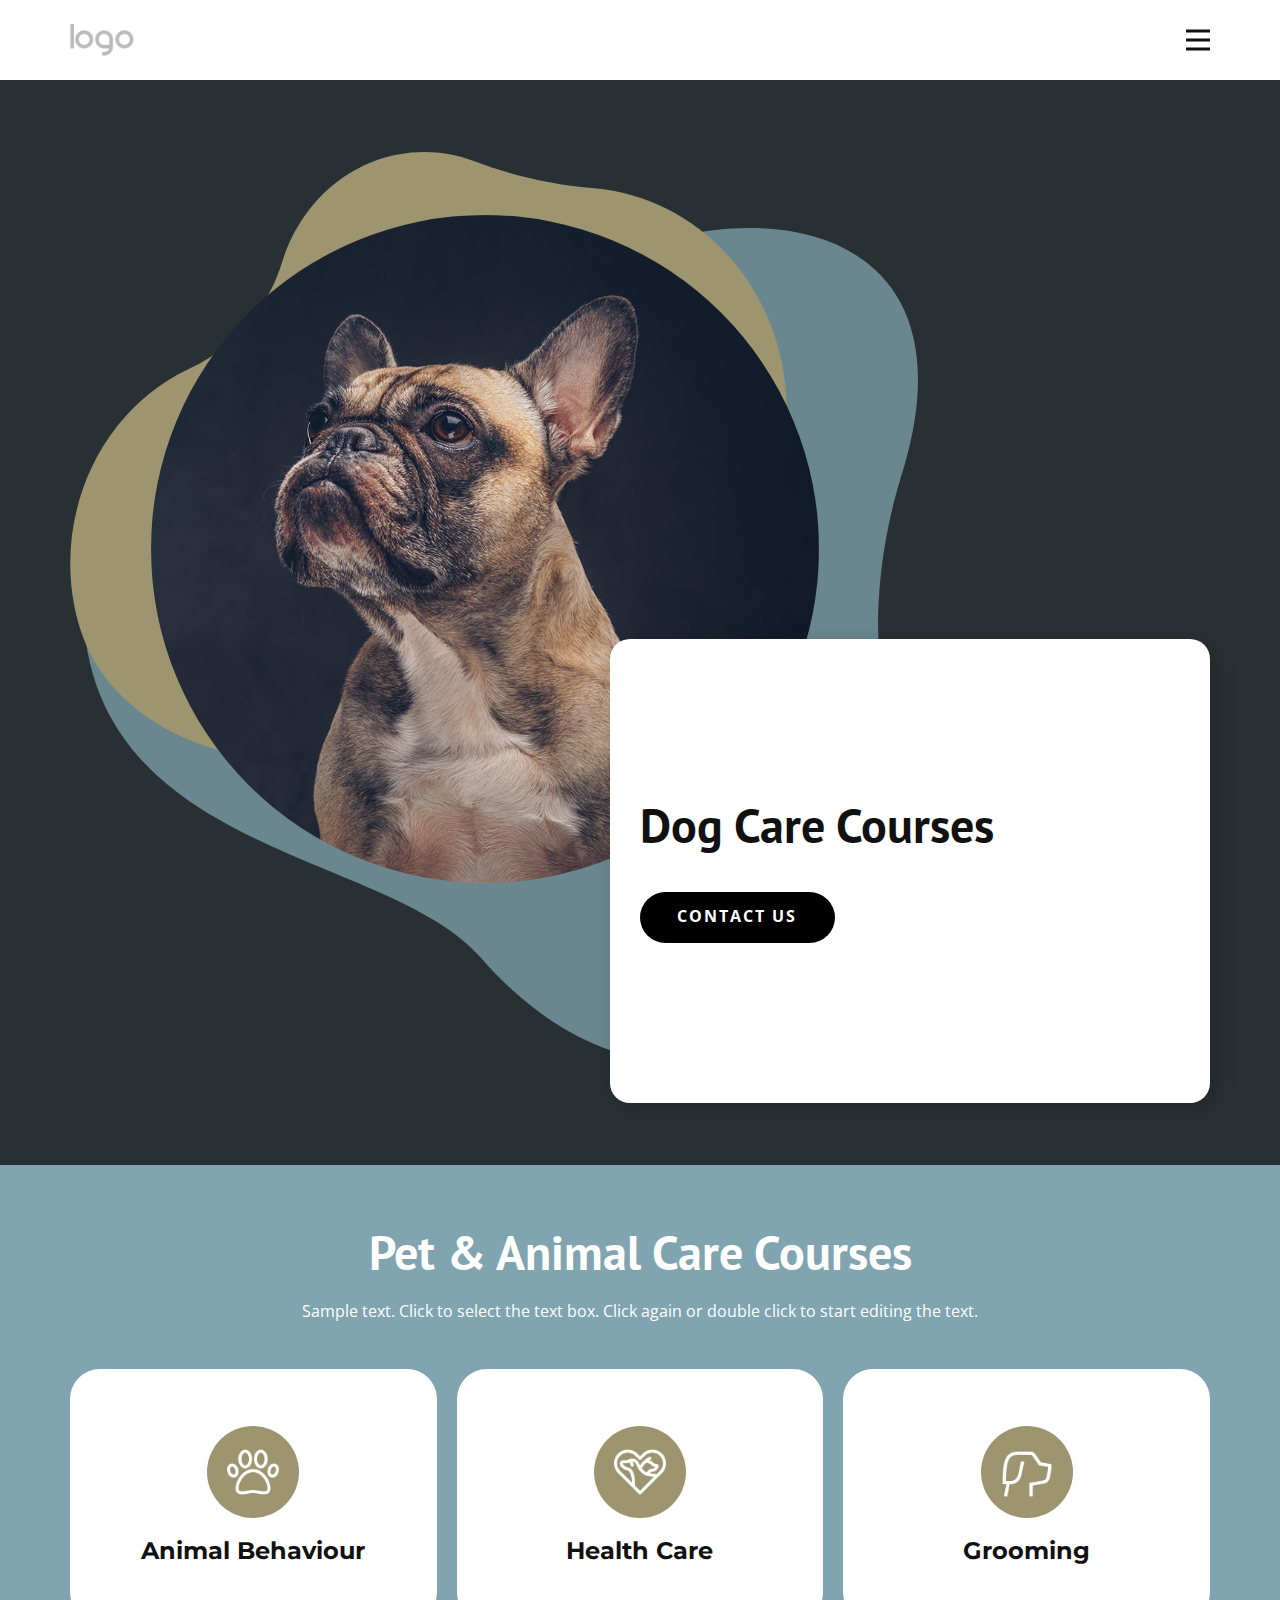
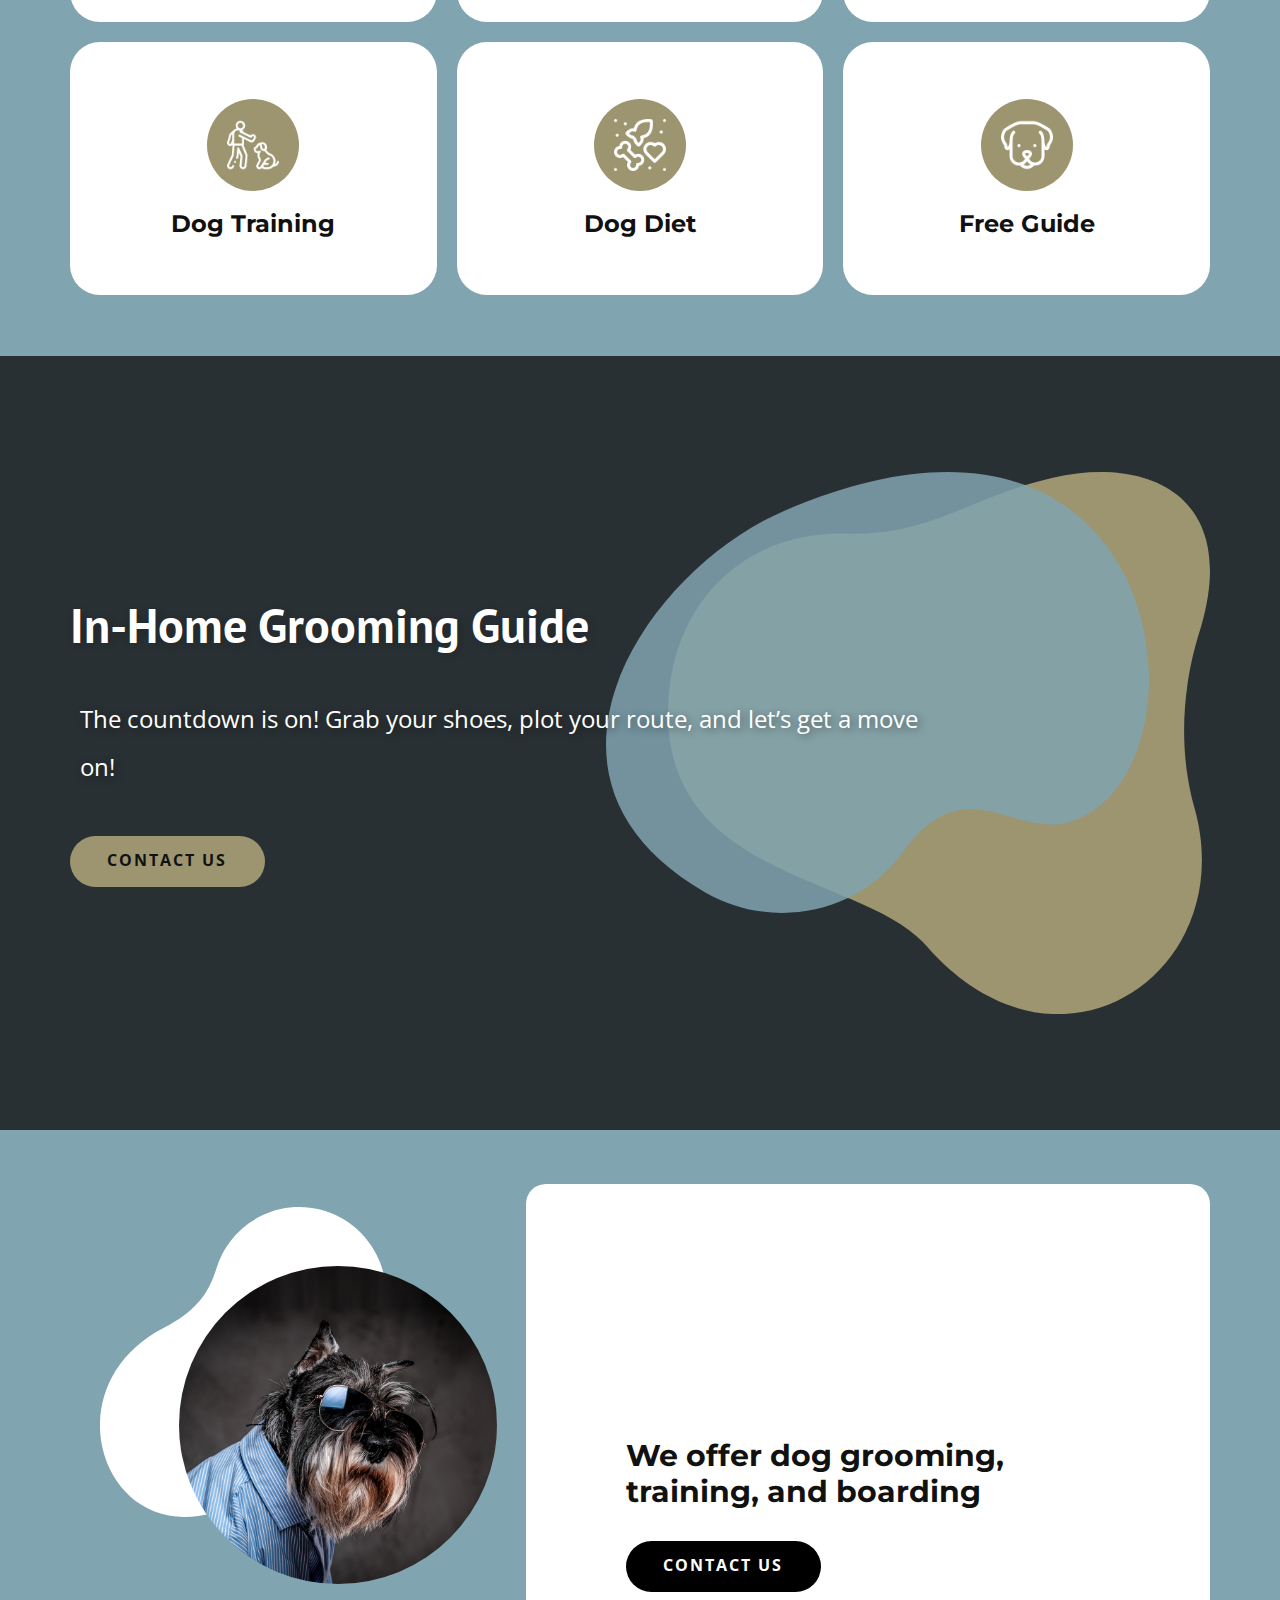
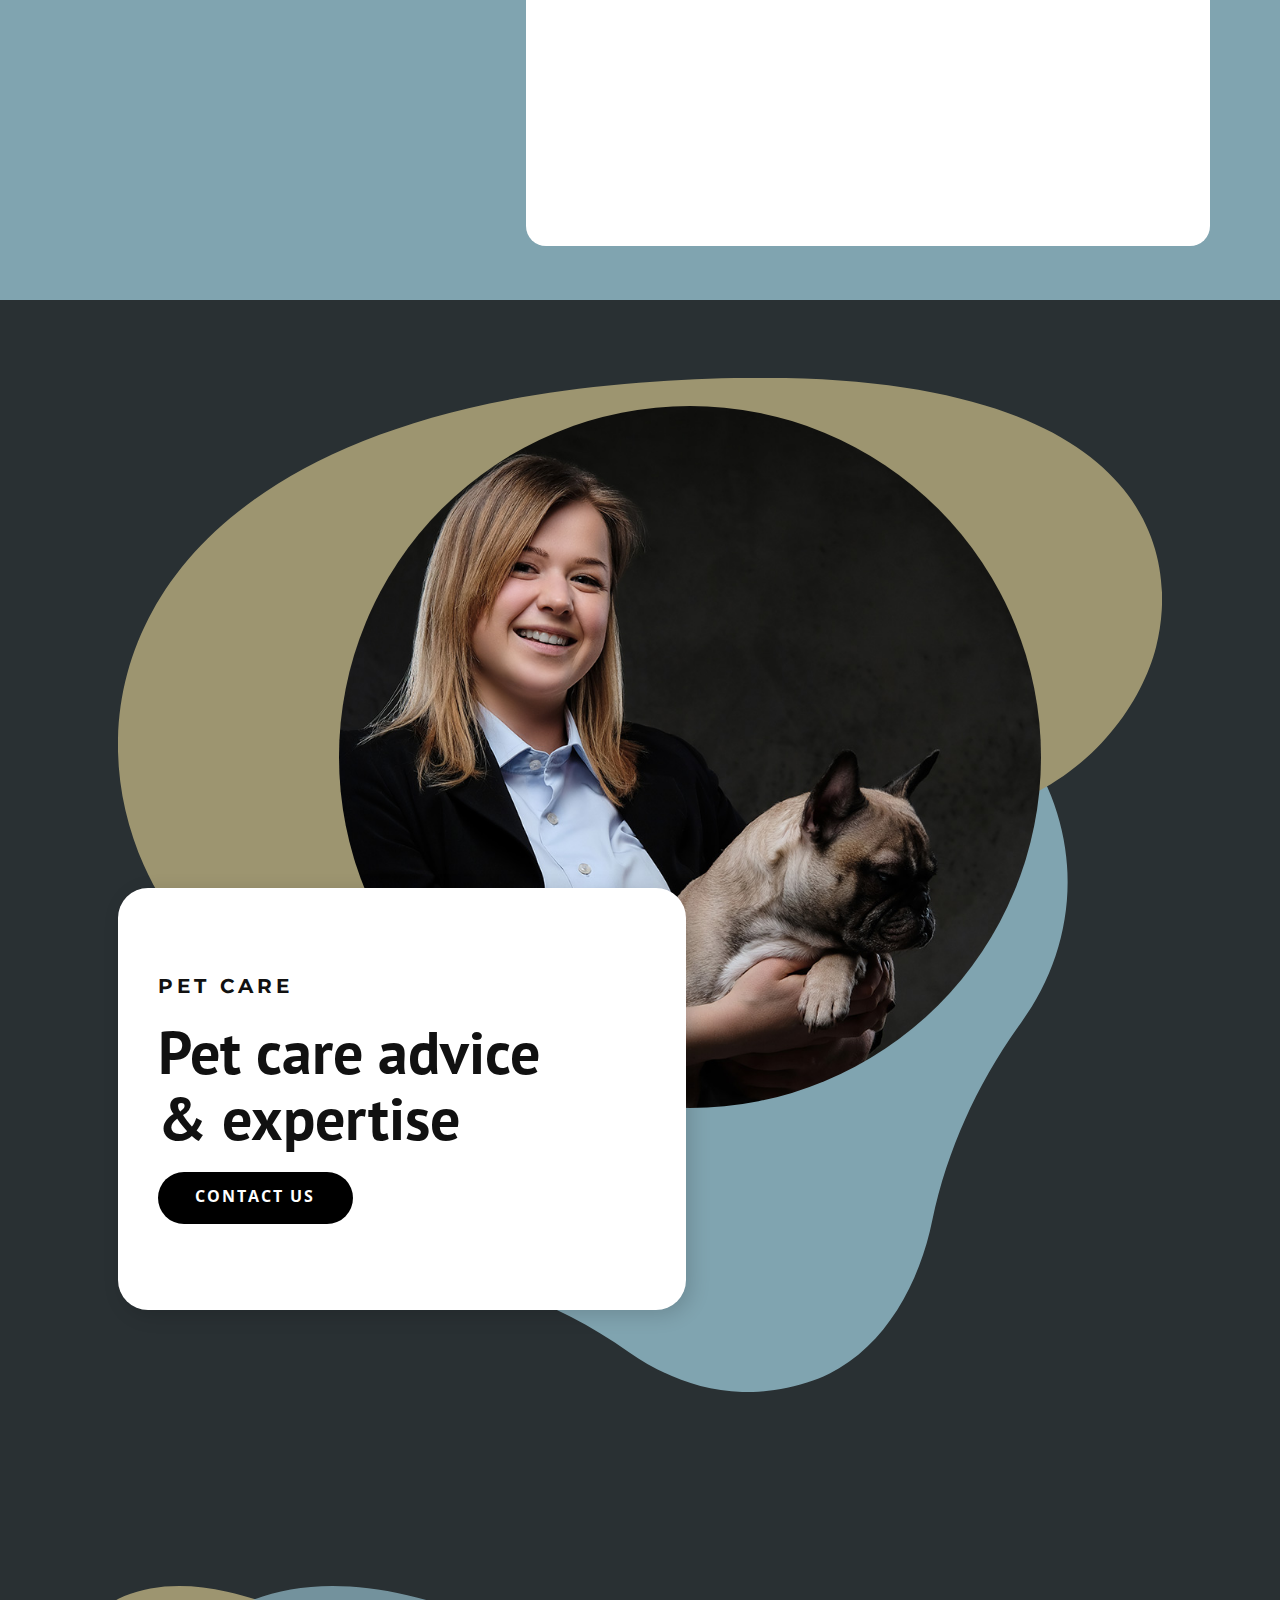
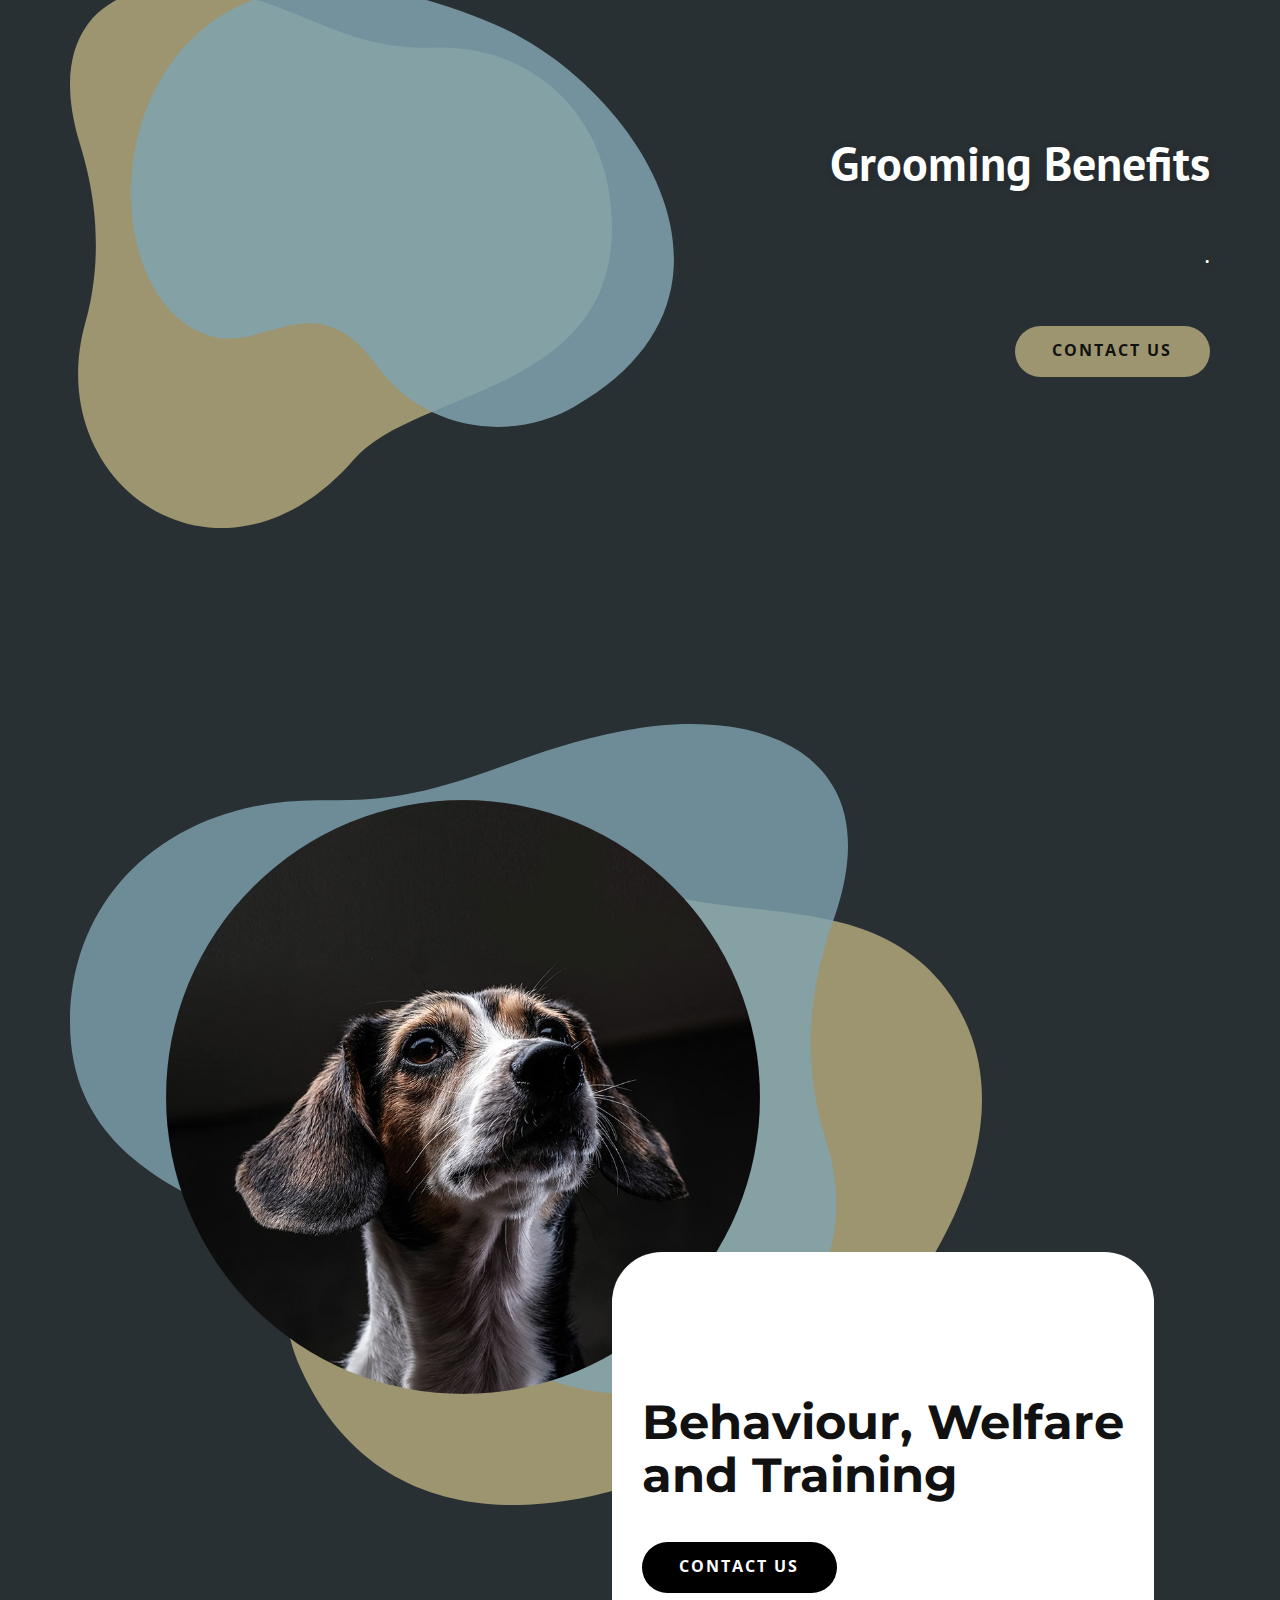
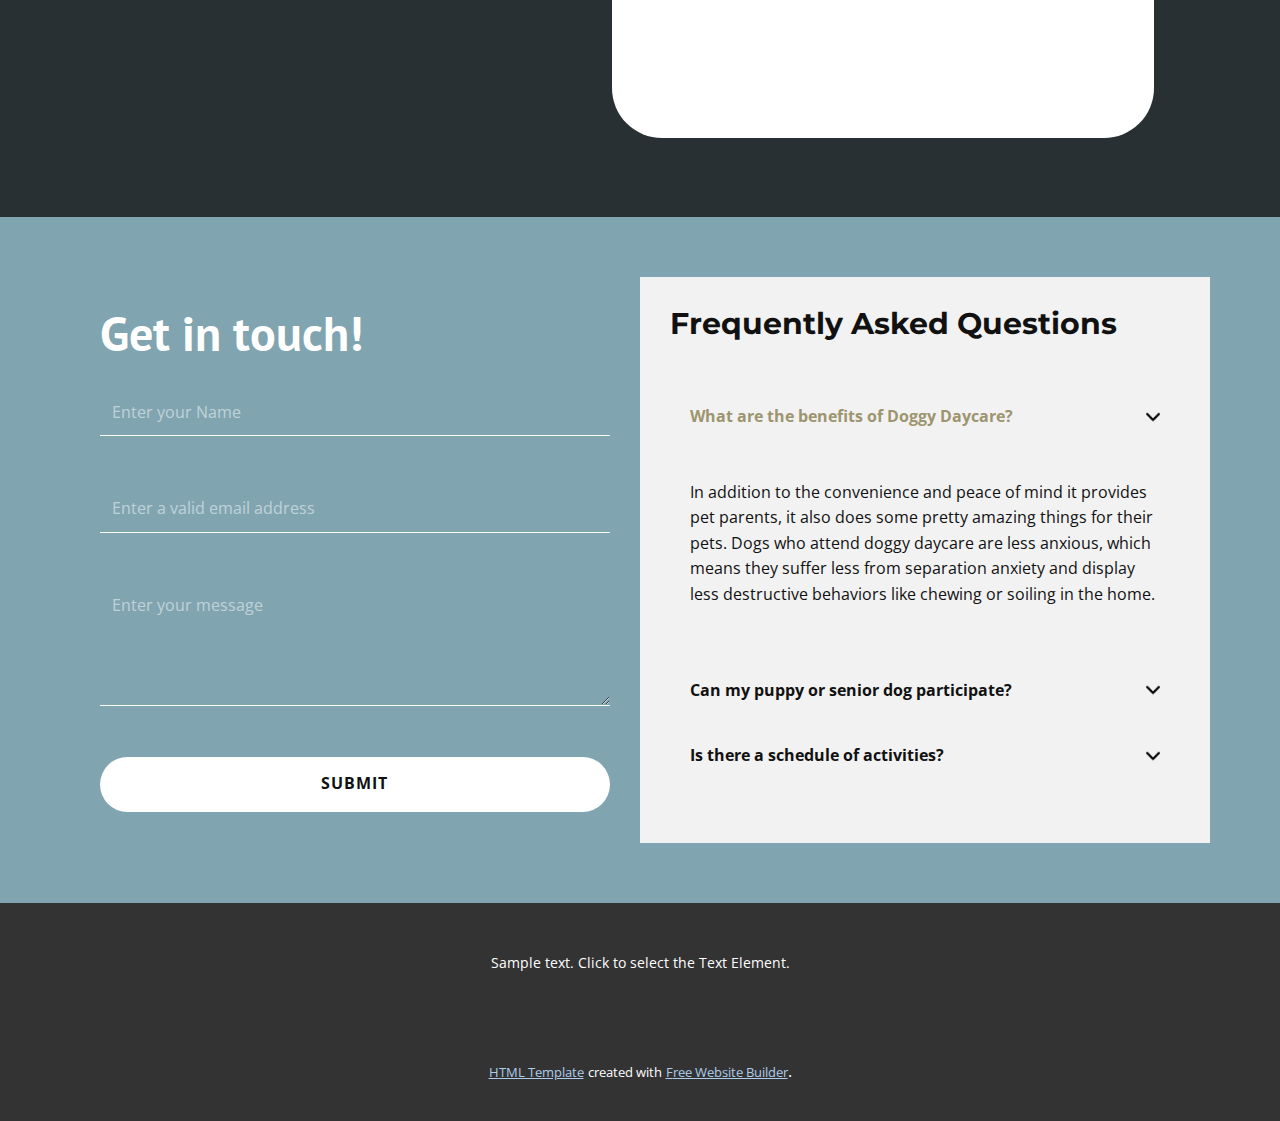
<file: index.html>
<!DOCTYPE html>
<html style="font-size: 16px;" lang="en"><head>
    <meta name="viewport" content="width=device-width, initial-scale=1.0">
    <meta charset="utf-8">
    <meta name="keywords" content="Dog Care Courses, ​Pet &amp;amp; Animal Care Courses, ​In-Home Grooming Guide, ​Pet care advice&amp;amp; expertise, ​Grooming Benefits, ​Behaviour, Welfare and Training, ​Get in tou​ch!, ​Frequently Asked Questions">
    <meta name="description" content="">
    <title>Home</title>
    <link rel="stylesheet" href="nicepage.css" media="screen">
<link rel="stylesheet" href="Home.css" media="screen">
    <script class="u-script" type="text/javascript" src="jquery.js" defer=""></script>
    <script class="u-script" type="text/javascript" src="nicepage.js" defer=""></script>
    <meta name="generator" content="Nicepage 4.19.3, nicepage.com">
    <link id="u-theme-google-font" rel="stylesheet" href="https://fonts.googleapis.com/css?family=Montserrat:100,100i,200,200i,300,300i,400,400i,500,500i,600,600i,700,700i,800,800i,900,900i|Open+Sans:300,300i,400,400i,500,500i,600,600i,700,700i,800,800i">
    <link id="u-page-google-font" rel="stylesheet" href="https://fonts.googleapis.com/css?family=PT+Sans:400,400i,700,700i|PT+Sans:400,400i,700,700i|Montserrat:100,100i,200,200i,300,300i,400,400i,500,500i,600,600i,700,700i,800,800i,900,900i">
    
    
    
    
    
    
    
    
    
    <script type="application/ld+json">{
		"@context": "http://schema.org",
		"@type": "Organization",
		"name": "",
		"logo": "images/default-logo.png"
}</script>
    <meta name="theme-color" content="#478ac9">
    <meta property="og:title" content="Home">
    <meta property="og:type" content="website">
  </head>
  <body data-home-page="Home.html" data-home-page-title="Home" class="u-body u-xl-mode" data-lang="en"><header class="u-clearfix u-header u-header" id="sec-b153"><div class="u-clearfix u-sheet u-valign-middle u-sheet-1">
        <a href="https://nicepage.com" class="u-image u-logo u-image-1">
          <img src="images/default-logo.png" class="u-logo-image u-logo-image-1">
        </a>
        <nav class="u-menu u-menu-hamburger u-offcanvas u-menu-1" data-responsive-from="XL">
          <div class="menu-collapse" style="font-size: 1rem; letter-spacing: 0px; font-weight: 700;">
            <a class="u-button-style u-custom-left-right-menu-spacing u-custom-padding-bottom u-custom-text-active-color u-custom-text-hover-color u-custom-top-bottom-menu-spacing u-nav-link u-text-active-palette-1-base u-text-hover-palette-2-base" href="#">
              <svg class="u-svg-link" viewBox="0 0 24 24"><use xmlns:xlink="http://www.w3.org/1999/xlink" xlink:href="#menu-hamburger"></use></svg>
              <svg class="u-svg-content" version="1.1" id="menu-hamburger" viewBox="0 0 16 16" x="0px" y="0px" xmlns:xlink="http://www.w3.org/1999/xlink" xmlns="http://www.w3.org/2000/svg"><g><rect y="1" width="16" height="2"></rect><rect y="7" width="16" height="2"></rect><rect y="13" width="16" height="2"></rect>
</g></svg>
            </a>
          </div>
          <div class="u-nav-container">
            <ul class="u-nav u-unstyled u-nav-1"><li class="u-nav-item"><a class="u-button-style u-nav-link u-text-active-palette-4-base u-text-hover-palette-3-base" href="Home.html" style="padding: 10px 20px;">Home</a>
</li><li class="u-nav-item"><a class="u-button-style u-nav-link u-text-active-palette-4-base u-text-hover-palette-3-base" href="About.html" style="padding: 10px 20px;">About</a>
</li><li class="u-nav-item"><a class="u-button-style u-nav-link u-text-active-palette-4-base u-text-hover-palette-3-base" href="Contact.html" style="padding: 10px 20px;">Contact</a>
</li></ul>
          </div>
          <div class="u-nav-container-collapse">
            <div class="u-black u-container-style u-inner-container-layout u-opacity u-opacity-95 u-sidenav">
              <div class="u-inner-container-layout u-sidenav-overflow">
                <div class="u-menu-close"></div>
                <ul class="u-align-center u-nav u-popupmenu-items u-unstyled u-nav-2"><li class="u-nav-item"><a class="u-button-style u-nav-link" href="Home.html">Home</a>
</li><li class="u-nav-item"><a class="u-button-style u-nav-link" href="About.html">About</a>
</li><li class="u-nav-item"><a class="u-button-style u-nav-link" href="Contact.html">Contact</a>
</li></ul>
              </div>
            </div>
            <div class="u-black u-menu-overlay u-opacity u-opacity-70"></div>
          </div>
        </nav>
      </div></header> 
    <section class="u-clearfix u-palette-3-dark-3 u-section-1" id="sec-cffc">
      <div class="u-clearfix u-sheet u-valign-middle-lg u-valign-middle-md u-valign-middle-sm u-valign-middle-xs u-sheet-1">
        <div class="u-opacity u-opacity-75 u-shape u-shape-svg u-text-palette-3-base u-shape-1">
          <svg class="u-svg-link" preserveAspectRatio="none" viewBox="0 0 160 160" style=""><use xmlns:xlink="http://www.w3.org/1999/xlink" xlink:href="#svg-d8b7"></use></svg>
          <svg class="u-svg-content" viewBox="0 0 160 160" x="0px" y="0px" id="svg-d8b7"><path d="M157.4,45.5c11.3-39.1-16.3-50.2-43.8-43.8c-25.2,5.8-35.5,17.2-61,16.5C21.7,17.4,0,39.8,0,71.3
	c0,49.1,58.2,47.8,76.2,68.5c38.8,44.7,92.8,8.2,79.3-40.3C148.1,73.2,155.9,50.6,157.4,45.5z"></path></svg>
        </div>
        <div class="u-shape u-shape-svg u-text-palette-4-base u-shape-2">
          <svg class="u-svg-link" preserveAspectRatio="none" viewBox="0 0 160 150" style=""><use xmlns:xlink="http://www.w3.org/1999/xlink" xlink:href="#svg-a8e1"></use></svg>
          <svg class="u-svg-content" viewBox="0 0 160 150" x="0px" y="0px" id="svg-a8e1"><path d="M43.2,126.9c14.2,1.3,27.6,7,39.1,15.6c8.3,6.1,19.4,10.3,32.7,5.3c11.7-4.4,18.6-17.4,21-30.2c2.6-13.3,8.1-25.9,15.7-37.1
	c8.3-12.1,10.8-27.9,5.3-42.7C150.5,20.3,134.6,9,117,7.6C107.9,6.9,98.8,5,90.1,1.9C83-0.6,75-0.7,67.4,2.1
	c-9.9,3.7-17,11.6-20.1,21c-3.3,10.1-10.9,18-20.6,22.2c-0.1,0-0.1,0.1-0.2,0.1c-20.3,8.9-31,32-24.6,53.2
	C6.9,115.6,25.2,125.2,43.2,126.9z"></path></svg>
        </div>
        <div class="u-image u-image-circle u-image-contain u-image-1" alt="" data-image-width="900" data-image-height="900"></div>
        <div class="u-container-style u-expanded-width-xs u-group u-radius-20 u-shape-round u-white u-group-1">
          <div class="u-container-layout u-valign-middle u-container-layout-1">
            <h2 class="u-text u-text-1">Dog Care Courses</h2>
            <p class="u-text u-text-2"></p>
            <a href="https://nicepage.best" class="u-active-palette-3-base u-black u-border-active-black u-border-hover-black u-border-none u-btn u-btn-round u-button-style u-hover-palette-3-base u-radius-50 u-text-active-white u-text-body-alt-color u-text-hover-white u-btn-1">Contact us</a>
          </div>
        </div>
      </div>
    </section>
    <section class="u-align-center u-clearfix u-palette-3-base u-section-2" id="carousel_8844">
      <div class="u-clearfix u-sheet u-valign-middle u-sheet-1">
        <h2 class="u-text u-text-default u-text-1"> Pet &amp; Animal Care Courses</h2>
        <p class="u-text u-text-default u-text-2">Sample text. Click to select the text box. Click again or double click to start editing the text.</p>
        <div class="u-expanded-width u-list u-list-1">
          <div class="u-repeater u-repeater-1">
            <div class="u-align-center u-container-style u-list-item u-radius-30 u-repeater-item u-shape-round u-white u-list-item-1">
              <div class="u-container-layout u-similar-container u-valign-middle u-container-layout-1"><span class="u-file-icon u-icon u-icon-circle u-palette-4-base u-text-white u-icon-1"><img src="images/672716-8e13987e.png" alt=""></span>
                <h4 class="u-text u-text-default u-text-3"> Animal Behaviour</h4>
              </div>
            </div>
            <div class="u-align-center u-container-style u-list-item u-radius-30 u-repeater-item u-shape-round u-white u-list-item-2">
              <div class="u-container-layout u-similar-container u-valign-middle u-container-layout-2"><span class="u-file-icon u-icon u-icon-circle u-palette-4-base u-text-white u-icon-2"><img src="images/4767456-07dc0f72.png" alt=""></span>
                <h4 class="u-text u-text-default u-text-4">Health Care</h4>
              </div>
            </div>
            <div class="u-align-center u-container-style u-list-item u-radius-30 u-repeater-item u-shape-round u-white u-list-item-3">
              <div class="u-container-layout u-similar-container u-valign-middle u-container-layout-3"><span class="u-file-icon u-icon u-icon-circle u-palette-4-base u-text-white u-icon-3"><img src="images/7491038-e4a7e3fe.png" alt=""></span>
                <h4 class="u-text u-text-default u-text-5"> Grooming</h4>
              </div>
            </div>
            <div class="u-align-center u-container-style u-list-item u-radius-30 u-repeater-item u-shape-round u-white u-list-item-4">
              <div class="u-container-layout u-similar-container u-valign-middle u-container-layout-4"><span class="u-file-icon u-icon u-icon-circle u-palette-4-base u-text-white u-icon-4"><img src="images/6381369-e8c20a70.png" alt=""></span>
                <h4 class="u-text u-text-default u-text-6">Dog Training</h4>
              </div>
            </div>
            <div class="u-align-center u-container-style u-list-item u-radius-30 u-repeater-item u-shape-round u-white u-list-item-5">
              <div class="u-container-layout u-similar-container u-valign-middle u-container-layout-5"><span class="u-file-icon u-icon u-icon-circle u-palette-4-base u-text-white u-icon-5"><img src="images/1152485-9e3613ae.png" alt=""></span>
                <h4 class="u-text u-text-default u-text-7">Dog Diet</h4>
              </div>
            </div>
            <div class="u-align-center u-container-style u-list-item u-radius-30 u-repeater-item u-shape-round u-white u-list-item-6">
              <div class="u-container-layout u-similar-container u-valign-middle u-container-layout-6"><span class="u-file-icon u-icon u-icon-circle u-palette-4-base u-text-white u-icon-6"><img src="images/4253264-921f2501.png" alt=""></span>
                <h4 class="u-text u-text-default u-text-8">Free Guide</h4>
              </div>
            </div>
          </div>
        </div>
      </div>
    </section>
    <section class="u-align-left-md u-align-left-sm u-align-left-xs u-clearfix u-palette-3-dark-3 u-section-3" id="sec-2685">
      <div class="u-clearfix u-sheet u-valign-middle u-sheet-1">
        <div class="u-shape u-shape-svg u-text-palette-4-base u-shape-1">
          <svg class="u-svg-link" preserveAspectRatio="none" viewBox="0 0 160 160" style=""><use xmlns:xlink="http://www.w3.org/1999/xlink" xlink:href="#svg-c433"></use></svg>
          <svg class="u-svg-content" viewBox="0 0 160 160" x="0px" y="0px" id="svg-c433"><path d="M157.4,45.5c11.3-39.1-16.3-50.2-43.8-43.8c-25.2,5.8-35.5,17.2-61,16.5C21.7,17.4,0,39.8,0,71.3
	c0,49.1,58.2,47.8,76.2,68.5c38.8,44.7,92.8,8.2,79.3-40.3C148.1,73.2,155.9,50.6,157.4,45.5z"></path></svg>
        </div>
        <div class="u-opacity u-opacity-85 u-shape u-shape-svg u-text-palette-3-base u-shape-2">
          <svg class="u-svg-link" preserveAspectRatio="none" viewBox="0 0 160 130" style=""><use xmlns:xlink="http://www.w3.org/1999/xlink" xlink:href="#svg-eda9"></use></svg>
          <svg class="u-svg-content" viewBox="0 0 160 130" x="0px" y="0px" id="svg-eda9"><path d="M52.6,11.4C12,28.8-29.7,90.3,29.4,124c19.1,10.9,43.7,6.6,57.2-10.7c0.4-0.5,0.8-1,1.1-1.5c17.8-24.6,32.6-4.1,48.4-8.5
	C180.4,91.2,168.9-38.5,52.6,11.4z"></path></svg>
        </div>
        <div class="u-align-left u-container-style u-expanded-width-xs u-group u-shape-rectangle u-group-1">
          <div class="u-container-layout u-valign-middle u-container-layout-1">
            <h2 class="u-text u-text-1"> In-Home Grooming Guide</h2>
            <p class="u-text u-text-2"> The countdown is on! Grab your shoes, plot your route, and let’s get a move on!&nbsp;</p>
            <a href="https://nicepage.best" class="u-active-palette-3-base u-border-active-black u-border-hover-black u-border-none u-btn u-btn-round u-button-style u-hover-palette-3-base u-palette-4-base u-radius-50 u-text-active-white u-text-body-color u-text-hover-white u-btn-1">Contact us</a>
          </div>
        </div>
      </div>
    </section>
    <section class="u-clearfix u-palette-3-base u-section-4" id="carousel_0a6f">
      <div class="u-clearfix u-sheet u-valign-middle u-sheet-1">
        <div class="u-clearfix u-expanded-width u-layout-wrap u-layout-wrap-1">
          <div class="u-gutter-0 u-layout">
            <div class="u-layout-row">
              <div class="u-align-center-lg u-align-center-md u-align-center-sm u-align-center-xs u-container-style u-layout-cell u-size-24-xl u-size-29-lg u-size-60-md u-size-60-sm u-size-60-xs u-layout-cell-1">
                <div class="u-container-layout u-valign-top-lg u-valign-top-sm u-valign-top-xl u-container-layout-1">
                  <div class="u-shape u-shape-svg u-text-white u-shape-1">
                    <svg class="u-svg-link" preserveAspectRatio="none" viewBox="0 0 160 150" style=""><use xmlns:xlink="http://www.w3.org/1999/xlink" xlink:href="#svg-c915"></use></svg>
                    <svg class="u-svg-content" viewBox="0 0 160 150" x="0px" y="0px" id="svg-c915"><path d="M121.1,18C110.7,1.5,89.8-4.6,72.6,3.7c-10.5,5-17.7,14.2-20.8,24.7C48.4,39.9,42.4,48,28.3,55.5
	c-50.6,26.9-27.3,99.4,22,84.7c14.3-4.2,29.7-1.4,43.2,5.1c13.3,6.5,29.3,6.4,43.2-1.8c21-12.5,29.3-40.1,18.8-62.7
	c-2.5-5.4-5.9-10.1-9.8-14c-9.4-9.3-16.4-21-18.8-34.2C125.9,27.6,124,22.6,121.1,18z"></path></svg>
                  </div>
                  <div class="u-image u-image-circle u-preserve-proportions u-image-1" alt="" data-image-width="900" data-image-height="958"></div>
                </div>
              </div>
              <div class="u-align-left u-container-style u-layout-cell u-radius-20 u-shape-round u-size-31-lg u-size-36-xl u-size-60-md u-size-60-sm u-size-60-xs u-white u-layout-cell-2">
                <div class="u-container-layout u-valign-middle u-container-layout-2">
                  <h3 class="u-text u-text-1"> We offer dog grooming, training, and boarding</h3>
                  <a href="https://nicepage.best" class="u-active-palette-3-base u-black u-border-active-black u-border-hover-black u-border-none u-btn u-btn-round u-button-style u-hover-palette-3-base u-radius-50 u-text-active-white u-text-body-alt-color u-text-hover-white u-btn-1">Contact us</a>
                </div>
              </div>
            </div>
          </div>
        </div>
      </div>
    </section>
    <section class="u-align-center u-clearfix u-palette-3-dark-3 u-section-5" id="carousel_fcd6">
      <div class="u-clearfix u-sheet u-valign-middle u-sheet-1">
        <div class="u-expanded-width-sm u-shape u-shape-svg u-text-palette-3-base u-shape-1">
          <svg class="u-svg-link" preserveAspectRatio="none" viewBox="0 0 160 150" style=""><use xmlns:xlink="http://www.w3.org/1999/xlink" xlink:href="#svg-1b21"></use></svg>
          <svg class="u-svg-content" viewBox="0 0 160 150" x="0px" y="0px" id="svg-1b21"><path d="M43.2,126.9c14.2,1.3,27.6,7,39.1,15.6c8.3,6.1,19.4,10.3,32.7,5.3c11.7-4.4,18.6-17.4,21-30.2c2.6-13.3,8.1-25.9,15.7-37.1
	c8.3-12.1,10.8-27.9,5.3-42.7C150.5,20.3,134.6,9,117,7.6C107.9,6.9,98.8,5,90.1,1.9C83-0.6,75-0.7,67.4,2.1
	c-9.9,3.7-17,11.6-20.1,21c-3.3,10.1-10.9,18-20.6,22.2c-0.1,0-0.1,0.1-0.2,0.1c-20.3,8.9-31,32-24.6,53.2
	C6.9,115.6,25.2,125.2,43.2,126.9z"></path></svg>
        </div>
        <div class="u-expanded-width-sm u-shape u-shape-svg u-text-palette-4-base u-shape-2">
          <svg class="u-svg-link" preserveAspectRatio="none" viewBox="0 0 160 120" style=""><use xmlns:xlink="http://www.w3.org/1999/xlink" xlink:href="#svg-9d97"></use></svg>
          <svg class="u-svg-content" viewBox="0 0 160 120" x="0px" y="0px" id="svg-9d97"><path d="M124.3,80.3c20.5-1.1,32-18.4,34.8-31.5c4.7-22.6-6.7-55.4-81.5-47.7c-124.8,12.7-75.1,145.7-16.9,114
	C99.9,93.7,86.4,82.3,124.3,80.3z"></path></svg>
        </div>
        <div class="u-image u-image-circle u-preserve-proportions u-image-1" alt="" data-image-width="900" data-image-height="958"></div>
        <div class="u-align-left u-container-style u-group u-radius-30 u-shape-round u-white u-group-1">
          <div class="u-container-layout u-valign-middle u-container-layout-1">
            <h5 class="u-text u-text-default u-text-1"> pet care<br>
            </h5>
            <h2 class="u-text u-text-2"> Pet care advice<br>&amp; expertise
            </h2>
            <a href="https://nicepage.best" class="u-active-palette-3-base u-black u-border-active-black u-border-hover-black u-border-none u-btn u-btn-round u-button-style u-hover-palette-3-base u-radius-50 u-text-active-white u-text-body-alt-color u-text-hover-white u-btn-1">Contact us</a>
          </div>
        </div>
      </div>
    </section>
    <section class="u-align-left-md u-align-left-sm u-align-left-xs u-clearfix u-palette-3-dark-3 u-section-6" id="carousel_07f2">
      <div class="u-clearfix u-sheet u-valign-middle u-sheet-1">
        <div class="u-flip-horizontal u-shape u-shape-svg u-text-palette-4-base u-shape-1">
          <svg class="u-svg-link" preserveAspectRatio="none" viewBox="0 0 160 160" style=""><use xmlns:xlink="http://www.w3.org/1999/xlink" xlink:href="#svg-c433"></use></svg>
          <svg class="u-svg-content" viewBox="0 0 160 160" x="0px" y="0px" id="svg-c433"><path d="M157.4,45.5c11.3-39.1-16.3-50.2-43.8-43.8c-25.2,5.8-35.5,17.2-61,16.5C21.7,17.4,0,39.8,0,71.3
	c0,49.1,58.2,47.8,76.2,68.5c38.8,44.7,92.8,8.2,79.3-40.3C148.1,73.2,155.9,50.6,157.4,45.5z"></path></svg>
        </div>
        <div class="u-flip-horizontal u-opacity u-opacity-85 u-shape u-shape-svg u-text-palette-3-base u-shape-2">
          <svg class="u-svg-link" preserveAspectRatio="none" viewBox="0 0 160 130" style=""><use xmlns:xlink="http://www.w3.org/1999/xlink" xlink:href="#svg-eda9"></use></svg>
          <svg class="u-svg-content" viewBox="0 0 160 130" x="0px" y="0px" id="svg-eda9"><path d="M52.6,11.4C12,28.8-29.7,90.3,29.4,124c19.1,10.9,43.7,6.6,57.2-10.7c0.4-0.5,0.8-1,1.1-1.5c17.8-24.6,32.6-4.1,48.4-8.5
	C180.4,91.2,168.9-38.5,52.6,11.4z"></path></svg>
        </div>
        <div class="u-align-right u-container-style u-expanded-width-xs u-group u-shape-rectangle u-group-1">
          <div class="u-container-layout u-valign-middle u-container-layout-1">
            <h2 class="u-text u-text-1"> Grooming Benefits</h2>
            <p class="u-text u-text-2">.</p>
            <a href="https://nicepage.best" class="u-active-palette-3-base u-border-active-black u-border-hover-black u-border-none u-btn u-btn-round u-button-style u-hover-palette-3-base u-palette-4-base u-radius-50 u-text-active-white u-text-body-color u-text-hover-white u-btn-1">Contact us</a>
          </div>
        </div>
      </div>
    </section>
    <section class="u-align-center-md u-align-center-sm u-align-center-xs u-clearfix u-palette-3-dark-3 u-section-7" id="carousel_3fb2">
      <div class="u-clearfix u-sheet u-valign-middle u-sheet-1">
        <div class="u-shape u-shape-svg u-text-palette-4-base u-shape-1">
          <svg class="u-svg-link" preserveAspectRatio="none" viewBox="0 0 160 140" style=""><use xmlns:xlink="http://www.w3.org/1999/xlink" xlink:href="#svg-a771"></use></svg>
          <svg class="u-svg-content" viewBox="0 0 160 140" x="0px" y="0px" id="svg-a771"><g><g><path d="M138.9,102.2c-9.5,10.1-24.4,20.2-41.2,27.4C63.2,144.5,21,147.1,3.1,112.4c-9.9-19.1,6.5-28.8,11.8-45.7
			c5.3-16.9-11.4-32.3-5.1-49.9c1.8-4.9,4.9-9,8.9-11.9C24,1,30.8-0.8,37.8,0.3C43.6,1.2,49,3.5,54.3,5.7c8.8,3.7,17.4,7.1,26.3,9.8
			c15.7,4.7,31.3,3.7,47.1,7.2c8.5,1.9,16.7,5.6,22.6,11.8C170.3,55.7,155.8,84.1,138.9,102.2z"></path>
</g>
</g></svg>
        </div>
        <div class="u-opacity u-opacity-80 u-shape u-shape-svg u-text-palette-3-base u-shape-2">
          <svg class="u-svg-link" preserveAspectRatio="none" viewBox="0 0 160 160" style=""><use xmlns:xlink="http://www.w3.org/1999/xlink" xlink:href="#svg-f7e0"></use></svg>
          <svg class="u-svg-content" viewBox="0 0 160 160" x="0px" y="0px" id="svg-f7e0"><path d="M157.4,45.5c11.3-39.1-16.3-50.2-43.8-43.8c-25.2,5.8-35.5,17.2-61,16.5C21.7,17.4,0,39.8,0,71.3
	c0,49.1,58.2,47.8,76.2,68.5c38.8,44.7,92.8,8.2,79.3-40.3C148.1,73.2,155.9,50.6,157.4,45.5z"></path></svg>
        </div>
        <div class="u-image u-image-circle u-preserve-proportions u-image-1" alt="" data-image-width="900" data-image-height="900"></div>
        <div class="u-align-left u-container-style u-expanded-width-xs u-group u-radius-50 u-shape-round u-white u-group-1">
          <div class="u-container-layout u-valign-middle u-container-layout-1">
            <h2 class="u-custom-font u-heading-font u-text u-text-1"> Behaviour, Welfare and Training </h2>
            <p class="u-text u-text-default u-text-2"></p>
            <a href="https://nicepage.best" class="u-active-palette-3-base u-black u-border-active-black u-border-hover-black u-border-none u-btn u-btn-round u-button-style u-hover-palette-3-base u-radius-50 u-text-active-white u-text-body-alt-color u-text-hover-white u-btn-1">Contact us</a>
          </div>
        </div>
      </div>
    </section>
    <section class="u-align-center u-clearfix u-palette-3-base u-section-8" id="carousel_f2c2">
      <div class="u-clearfix u-sheet u-valign-middle u-sheet-1">
        <div class="u-clearfix u-expanded-width u-layout-wrap u-layout-wrap-1">
          <div class="u-layout">
            <div class="u-layout-row">
              <div class="u-align-left u-container-style u-layout-cell u-size-28-lg u-size-30-xl u-size-60-md u-size-60-sm u-size-60-xs u-layout-cell-1">
                <div class="u-container-layout u-container-layout-1">
                  <h2 class="u-align-left u-text u-text-1"> Get in tou​ch!</h2>
                  <div class="u-expanded-width u-form u-form-1">
                    <form action="https://forms.nicepagesrv.com/Form/Process" class="u-clearfix u-form-spacing-50 u-form-vertical u-inner-form" source="email" name="form" style="padding: 0px;">
                      <div class="u-form-group u-form-name u-label-none">
                        <label for="name-2ee9" class="u-label">Name</label>
                        <input type="text" placeholder="Enter your Name" id="name-2ee9" name="name" class="u-border-1 u-border-no-left u-border-no-right u-border-no-top u-border-white u-input u-input-rectangle" required="">
                      </div>
                      <div class="u-form-email u-form-group u-label-none">
                        <label for="email-2ee9" class="u-label">Email</label>
                        <input type="email" placeholder="Enter a valid email address" id="email-2ee9" name="email" class="u-border-1 u-border-no-left u-border-no-right u-border-no-top u-border-white u-input u-input-rectangle" required="">
                      </div>
                      <div class="u-form-group u-form-message u-label-none">
                        <label for="message-2ee9" class="u-label">Message</label>
                        <textarea placeholder="Enter your message" rows="4" cols="50" id="message-2ee9" name="message" class="u-border-1 u-border-no-left u-border-no-right u-border-no-top u-border-white u-input u-input-rectangle" required=""></textarea>
                      </div>
                      <div class="u-align-left u-form-group u-form-submit u-label-none">
                        <a href="#" class="u-active-palette-3-light-2 u-border-none u-btn u-btn-round u-btn-submit u-button-style u-hover-palette-3-light-2 u-radius-50 u-text-active-palette-3-dark-3 u-text-hover-palette-3-dark-3 u-white u-btn-1">Submit</a>
                        <input type="submit" value="submit" class="u-form-control-hidden">
                      </div>
                      <div class="u-form-send-message u-form-send-success"> Thank you! Your message has been sent. </div>
                      <div class="u-form-send-error u-form-send-message"> Unable to send your message. Please fix errors then try again. </div>
                      <input type="hidden" value="" name="recaptchaResponse">
                      <input type="hidden" name="formServices" value="ddc528ea5f3a17a91cf69ca0dc4f59eb">
                    </form>
                  </div>
                </div>
              </div>
              <div class="u-container-style u-grey-5 u-layout-cell u-size-30-xl u-size-32-lg u-size-60-md u-size-60-sm u-size-60-xs u-layout-cell-2">
                <div class="u-container-layout u-valign-top u-container-layout-2">
                  <h2 class="u-custom-font u-font-montserrat u-text u-text-default u-text-2"> Frequently Asked Questions</h2>
                  <div class="u-accordion u-expanded-width u-faq u-spacing-20 u-accordion-1">
                    <div class="u-accordion-item">
                      <a class="active u-accordion-link u-button-style u-text-active-palette-4-base u-text-body-color u-accordion-link-1" id="link-" aria-controls="" aria-selected="true">
                        <span class="u-accordion-link-text"> What are the benefits of Doggy Daycare?</span><span class="u-accordion-link-icon u-file-icon u-icon u-icon-1"><img src="images/271210.png" alt=""></span>
                      </a>
                      <div class="u-accordion-active u-accordion-pane u-container-style u-accordion-pane-1" aria-labelledby="link-">
                        <div class="u-container-layout u-container-layout-3">
                          <div class="fr-view u-clearfix u-rich-text u-text">
                            <p>In addition to the convenience and peace of mind it provides pet parents, it also does some pretty amazing things for their pets. Dogs who attend doggy daycare are less anxious, which means they suffer less from separation anxiety and display less destructive behaviors like chewing or soiling in the home. </p>
                          </div>
                        </div>
                      </div>
                    </div>
                    <div class="u-accordion-item">
                      <a class="u-accordion-link u-button-style u-text-active-palette-4-base u-text-body-color u-accordion-link-2" id="link-" aria-controls="" aria-selected="false">
                        <span class="u-accordion-link-text"> Can my puppy or senior dog participate?</span><span class="u-accordion-link-icon u-file-icon u-icon u-icon-2"><img src="images/271210.png" alt=""></span>
                      </a>
                      <div class="u-accordion-pane u-container-style u-accordion-pane-2" aria-labelledby="link-">
                        <div class="u-container-layout u-container-layout-4">
                          <div class="fr-view u-clearfix u-rich-text u-text">
                            <p>We require that dogs be at least 12 weeks of age to participate in our traditional doggy daycare. Senior dogs are also welcome and can be matched with a group that best fits their energy level. If your pet requires certain rules and limitations, please disclose these on your Temp Test application and thoroughly discuss them with our daycare staff to ensure that they have a safe and enjoyable time while at daycare. </p>
                          </div>
                        </div>
                      </div>
                    </div>
                    <div class="u-accordion-item">
                      <a class="u-accordion-link u-button-style u-text-active-palette-4-base u-text-body-color u-accordion-link-3" id="link-" aria-controls="" aria-selected="false">
                        <span class="u-accordion-link-text"> Is there a schedule of activities?</span><span class="u-accordion-link-icon u-file-icon u-icon u-icon-3"><img src="images/271210.png" alt=""></span>
                      </a>
                      <div class="u-accordion-pane u-container-style u-accordion-pane-3" aria-labelledby="link-">
                        <div class="u-container-layout u-container-layout-5">
                          <div class="fr-view u-clearfix u-rich-text u-text">
                            <p>On a daily basis, our doggy daycare guests are rotated through a wide variety of activities. They spend set times indoors, outdoors, playing games with the staff, etc. In addition to our daily mix of fun and frolic, we encourage you to follow us on Facebook so that you know when we have special activities such as birthday parties, holiday parties and more! .</p>
                          </div>
                        </div>
                      </div>
                    </div>
                  </div>
                </div>
              </div>
            </div>
          </div>
        </div>
      </div>
    </section>
    
    
    <footer class="u-align-center u-clearfix u-footer u-grey-80 u-footer" id="sec-7c13"><div class="u-clearfix u-sheet u-sheet-1">
        <p class="u-small-text u-text u-text-variant u-text-1">Sample text. Click to select the Text Element.</p>
      </div></footer>
    <section class="u-backlink u-clearfix u-grey-80">
      <a class="u-link" href="https://nicepage.com/html-templates" target="_blank">
        <span>HTML Template</span>
      </a>
      <p class="u-text">
        <span>created with</span>
      </p>
      <a class="u-link" href="https://nicepage.com/website-builder" target="_blank">
        <span>Free Website Builder</span>
      </a>. 
    </section>
  
</body></html>
</file>
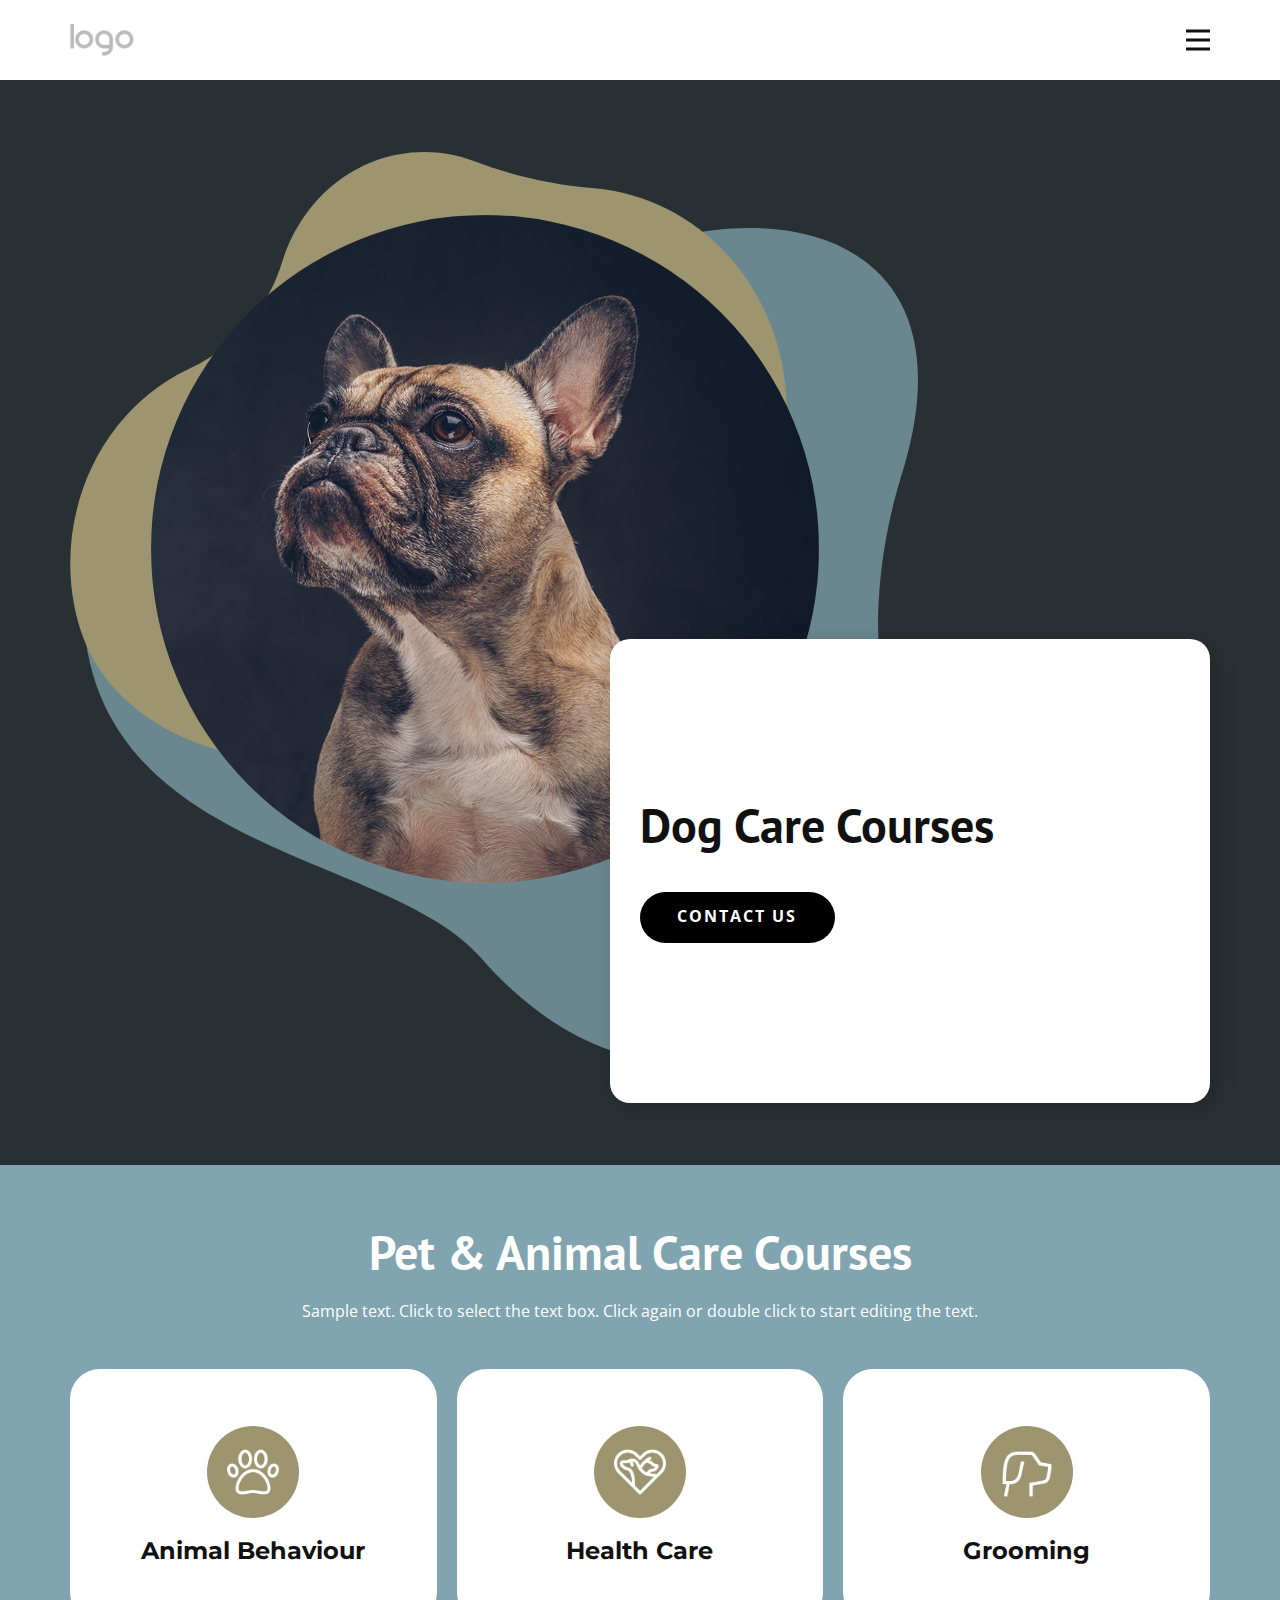
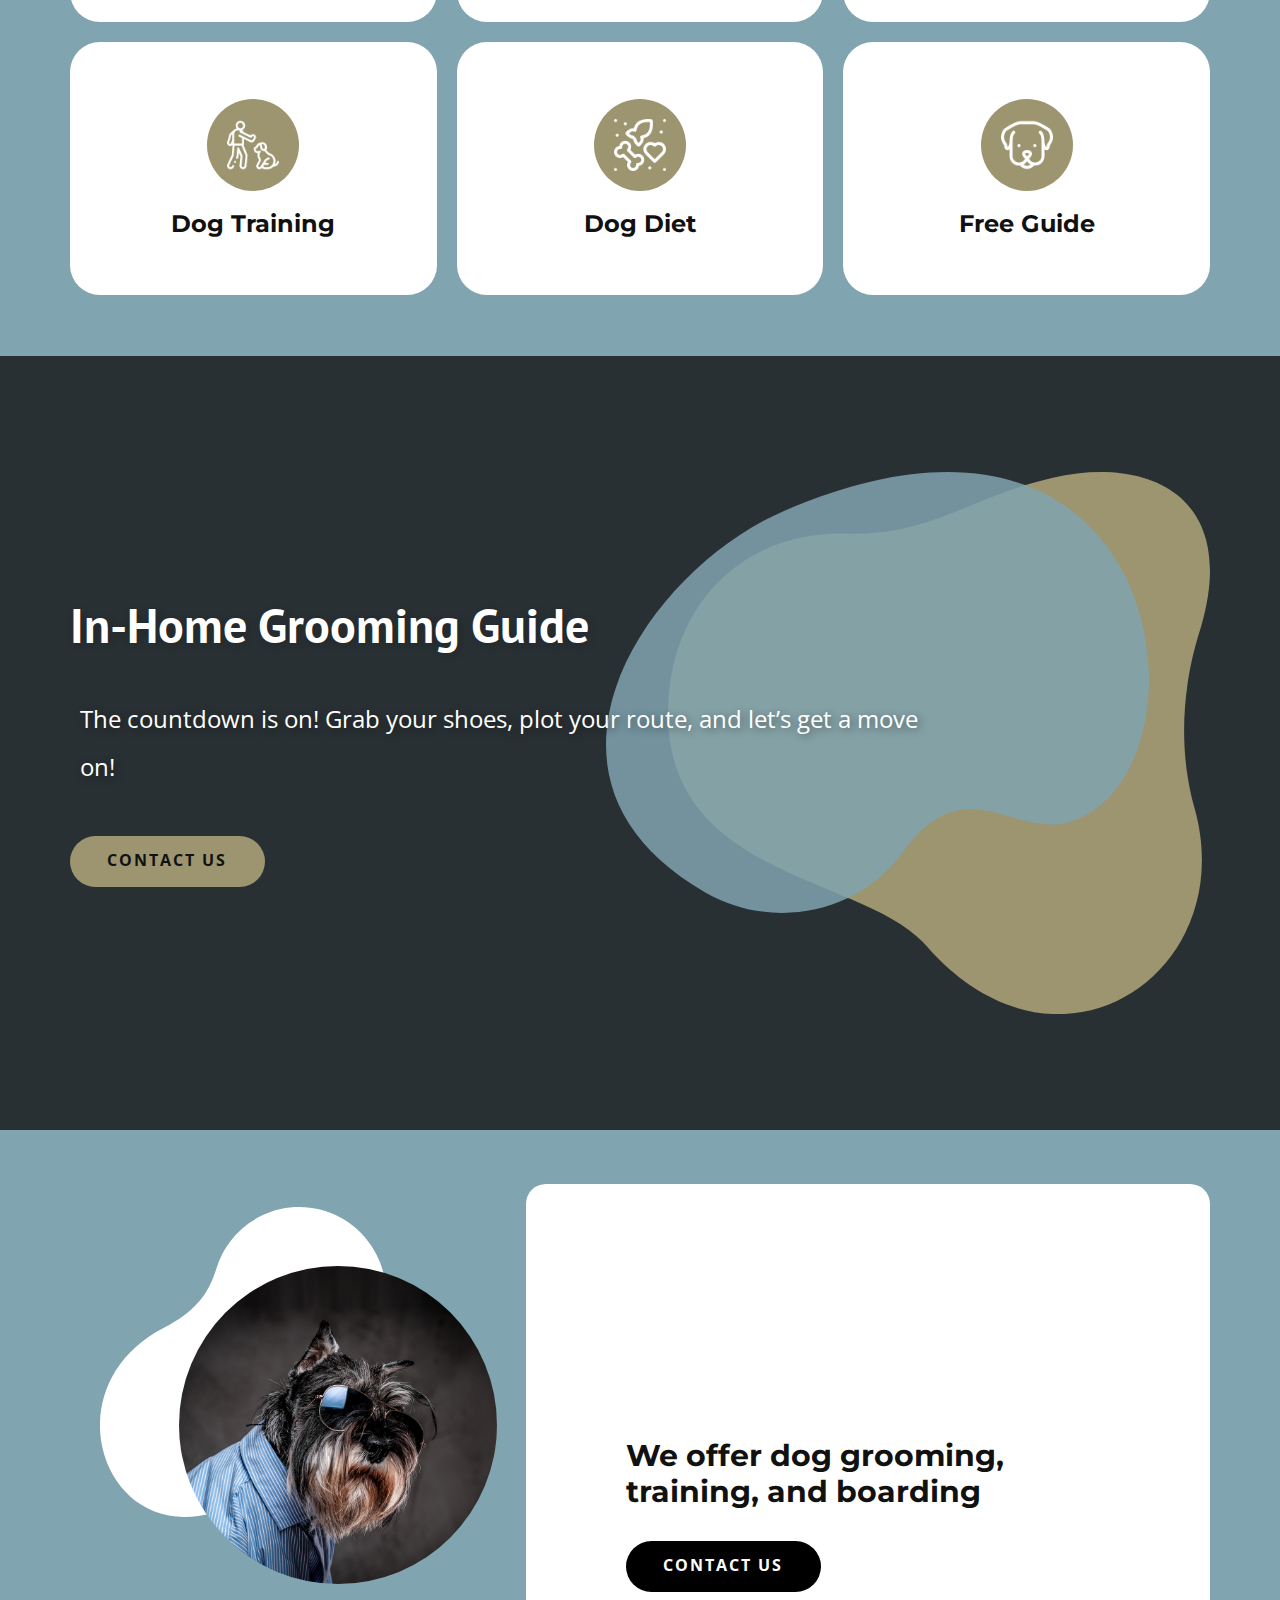
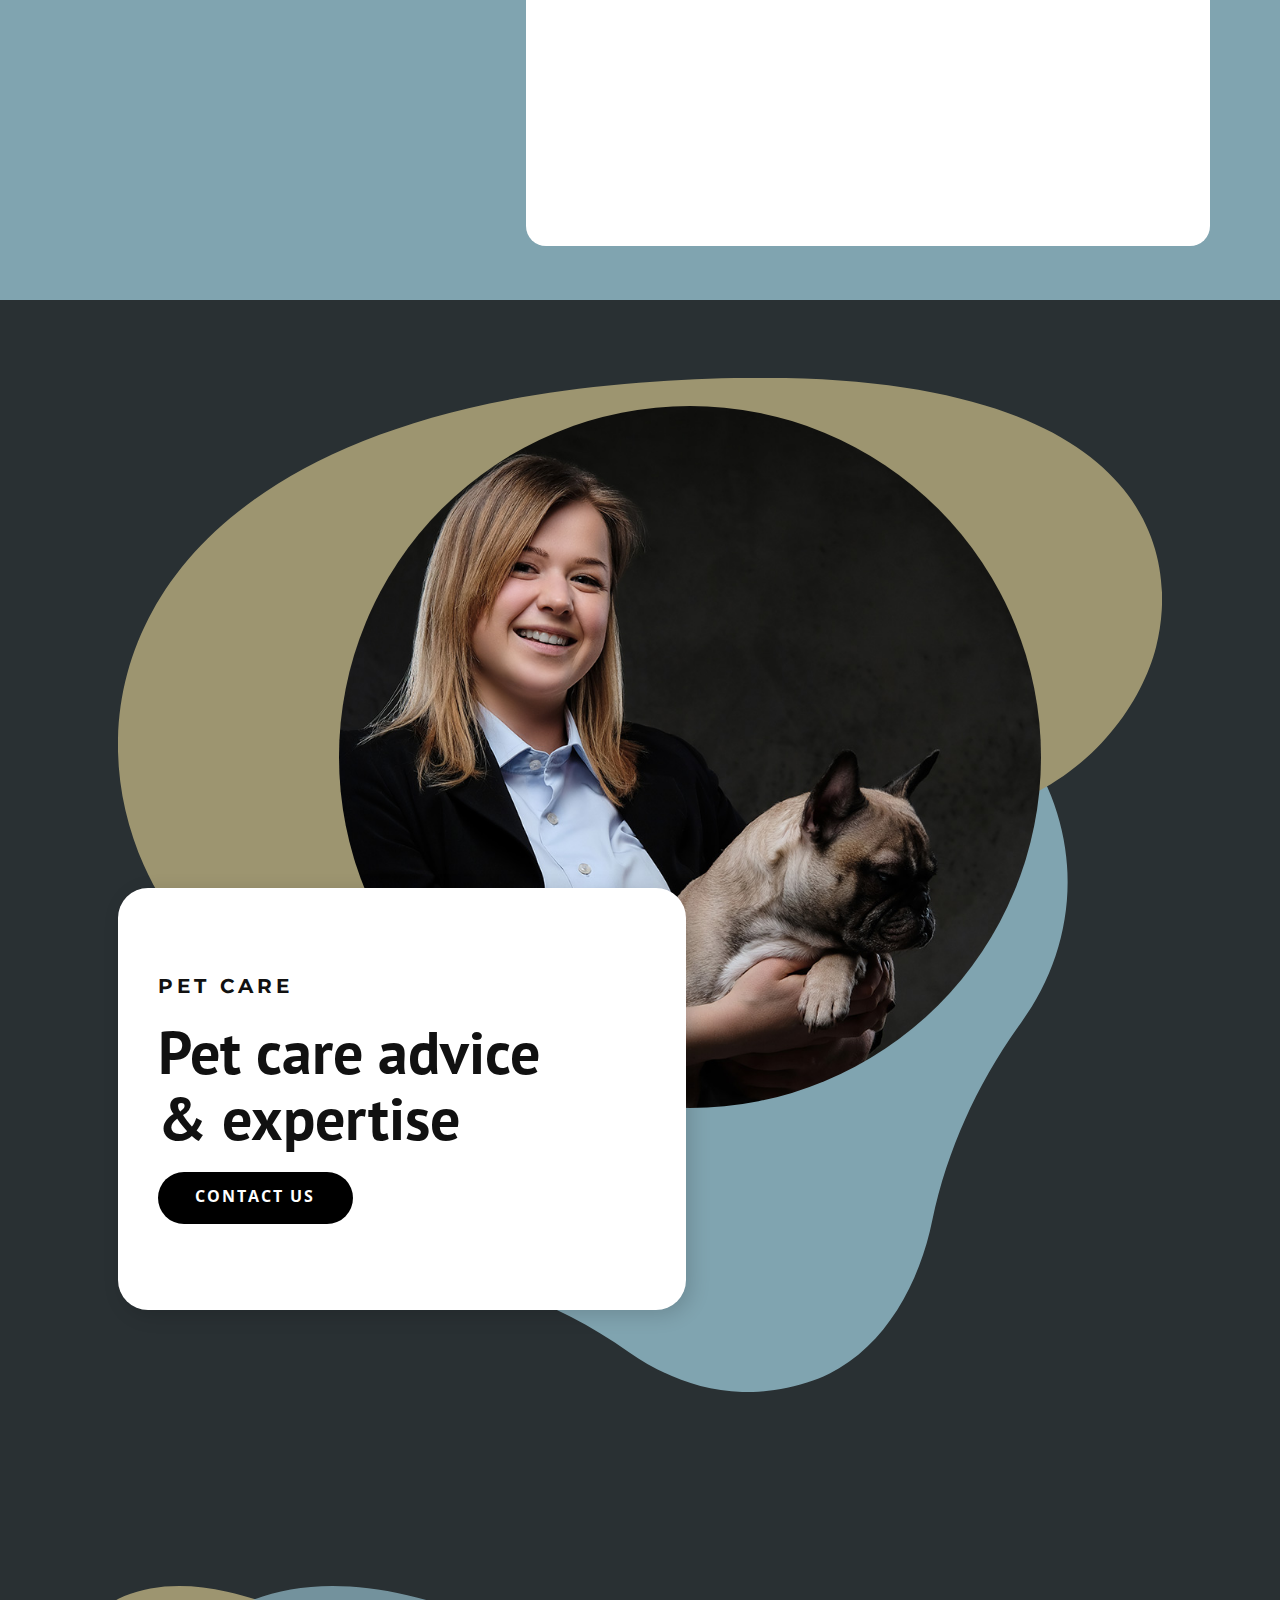
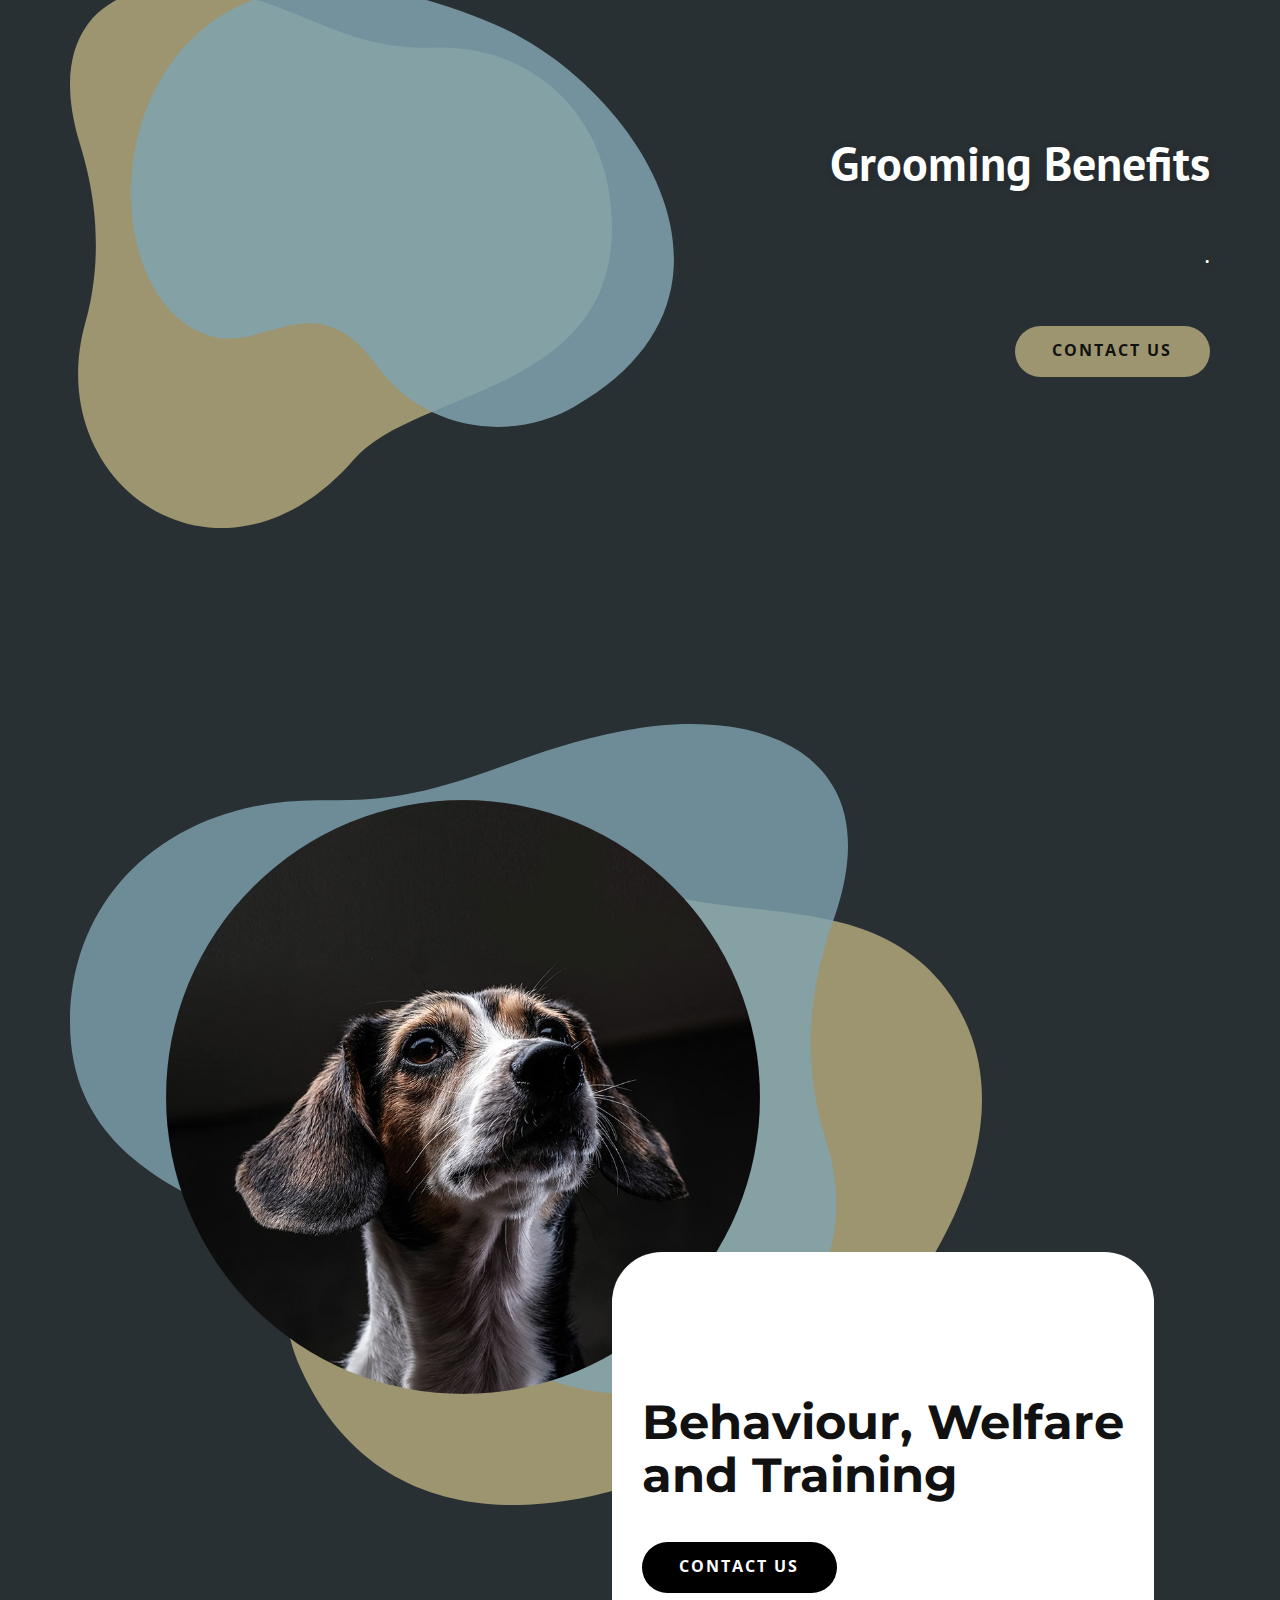
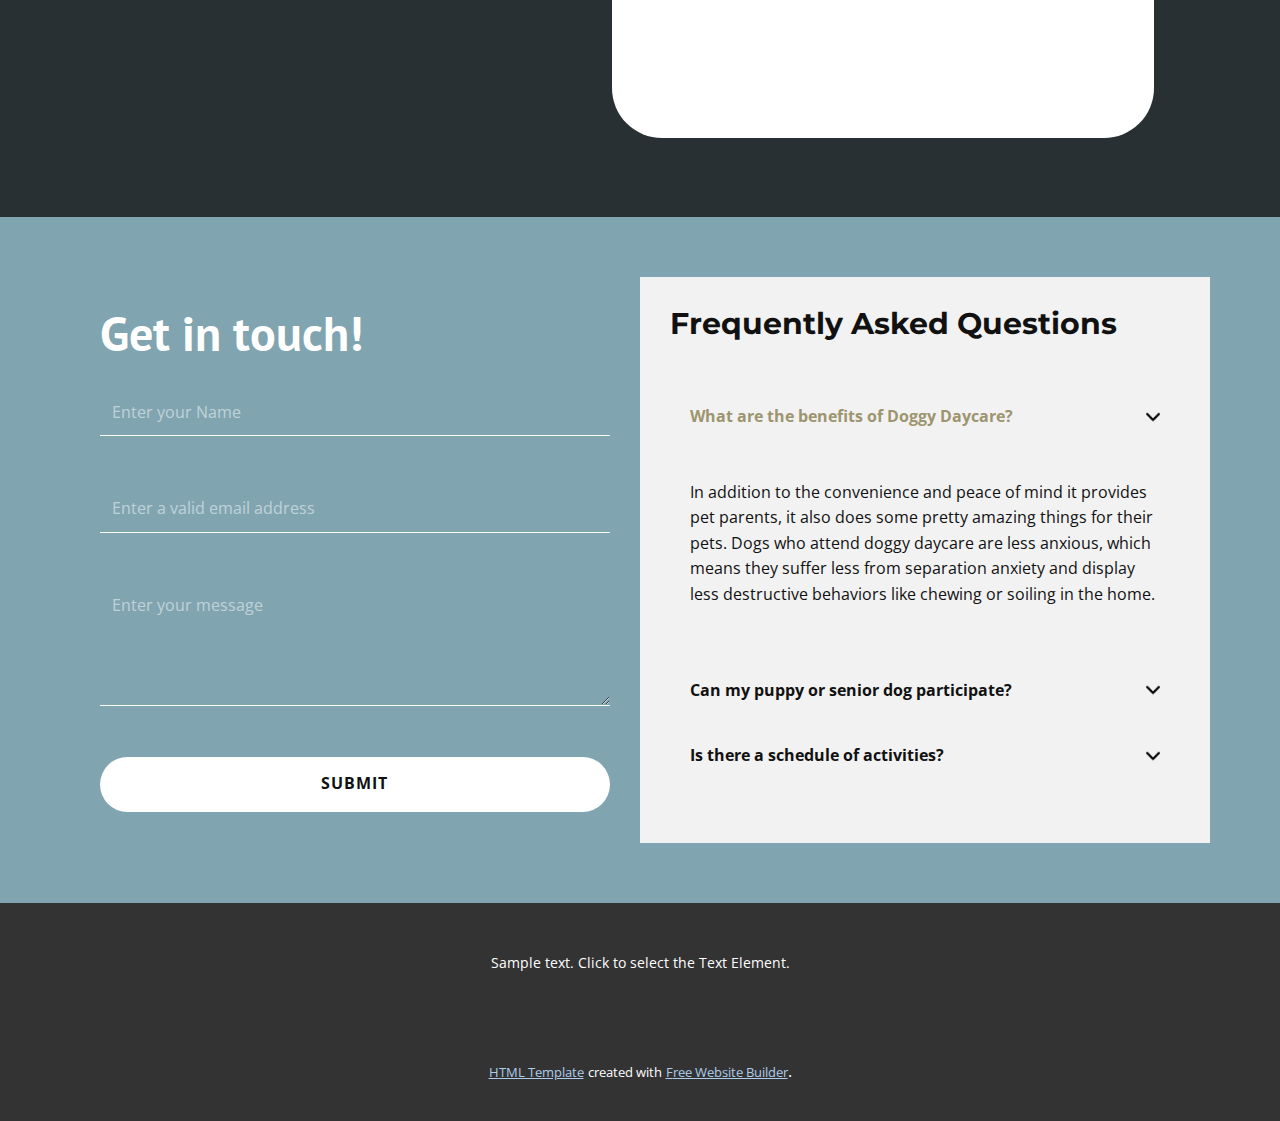
<file: Home.html>
<!DOCTYPE html>
<html style="font-size: 16px;" lang="en"><head>
    <meta name="viewport" content="width=device-width, initial-scale=1.0">
    <meta charset="utf-8">
    <meta name="keywords" content="Dog Care Courses, ​Pet &amp;amp; Animal Care Courses, ​In-Home Grooming Guide, ​Pet care advice&amp;amp; expertise, ​Grooming Benefits, ​Behaviour, Welfare and Training, ​Get in tou​ch!, ​Frequently Asked Questions">
    <meta name="description" content="">
    <title>Home</title>
    <link rel="stylesheet" href="nicepage.css" media="screen">
<link rel="stylesheet" href="Home.css" media="screen">
    <script class="u-script" type="text/javascript" src="jquery.js" defer=""></script>
    <script class="u-script" type="text/javascript" src="nicepage.js" defer=""></script>
    <meta name="generator" content="Nicepage 4.19.3, nicepage.com">
    <link id="u-theme-google-font" rel="stylesheet" href="https://fonts.googleapis.com/css?family=Montserrat:100,100i,200,200i,300,300i,400,400i,500,500i,600,600i,700,700i,800,800i,900,900i|Open+Sans:300,300i,400,400i,500,500i,600,600i,700,700i,800,800i">
    <link id="u-page-google-font" rel="stylesheet" href="https://fonts.googleapis.com/css?family=PT+Sans:400,400i,700,700i|PT+Sans:400,400i,700,700i|Montserrat:100,100i,200,200i,300,300i,400,400i,500,500i,600,600i,700,700i,800,800i,900,900i">
    
    
    
    
    
    
    
    
    
    <script type="application/ld+json">{
		"@context": "http://schema.org",
		"@type": "Organization",
		"name": "",
		"logo": "images/default-logo.png"
}</script>
    <meta name="theme-color" content="#478ac9">
    <meta property="og:title" content="Home">
    <meta property="og:type" content="website">
  </head>
  <body class="u-body u-xl-mode" data-lang="en"><header class="u-clearfix u-header u-header" id="sec-b153"><div class="u-clearfix u-sheet u-valign-middle u-sheet-1">
        <a href="https://nicepage.com" class="u-image u-logo u-image-1">
          <img src="images/default-logo.png" class="u-logo-image u-logo-image-1">
        </a>
        <nav class="u-menu u-menu-hamburger u-offcanvas u-menu-1" data-responsive-from="XL">
          <div class="menu-collapse" style="font-size: 1rem; letter-spacing: 0px; font-weight: 700;">
            <a class="u-button-style u-custom-left-right-menu-spacing u-custom-padding-bottom u-custom-text-active-color u-custom-text-hover-color u-custom-top-bottom-menu-spacing u-nav-link u-text-active-palette-1-base u-text-hover-palette-2-base" href="#">
              <svg class="u-svg-link" viewBox="0 0 24 24"><use xmlns:xlink="http://www.w3.org/1999/xlink" xlink:href="#menu-hamburger"></use></svg>
              <svg class="u-svg-content" version="1.1" id="menu-hamburger" viewBox="0 0 16 16" x="0px" y="0px" xmlns:xlink="http://www.w3.org/1999/xlink" xmlns="http://www.w3.org/2000/svg"><g><rect y="1" width="16" height="2"></rect><rect y="7" width="16" height="2"></rect><rect y="13" width="16" height="2"></rect>
</g></svg>
            </a>
          </div>
          <div class="u-nav-container">
            <ul class="u-nav u-unstyled u-nav-1"><li class="u-nav-item"><a class="u-button-style u-nav-link u-text-active-palette-4-base u-text-hover-palette-3-base" href="Home.html" style="padding: 10px 20px;">Home</a>
</li><li class="u-nav-item"><a class="u-button-style u-nav-link u-text-active-palette-4-base u-text-hover-palette-3-base" href="About.html" style="padding: 10px 20px;">About</a>
</li><li class="u-nav-item"><a class="u-button-style u-nav-link u-text-active-palette-4-base u-text-hover-palette-3-base" href="Contact.html" style="padding: 10px 20px;">Contact</a>
</li></ul>
          </div>
          <div class="u-nav-container-collapse">
            <div class="u-black u-container-style u-inner-container-layout u-opacity u-opacity-95 u-sidenav">
              <div class="u-inner-container-layout u-sidenav-overflow">
                <div class="u-menu-close"></div>
                <ul class="u-align-center u-nav u-popupmenu-items u-unstyled u-nav-2"><li class="u-nav-item"><a class="u-button-style u-nav-link" href="Home.html">Home</a>
</li><li class="u-nav-item"><a class="u-button-style u-nav-link" href="About.html">About</a>
</li><li class="u-nav-item"><a class="u-button-style u-nav-link" href="Contact.html">Contact</a>
</li></ul>
              </div>
            </div>
            <div class="u-black u-menu-overlay u-opacity u-opacity-70"></div>
          </div>
        </nav>
      </div></header> 
    <section class="u-clearfix u-palette-3-dark-3 u-section-1" id="sec-cffc">
      <div class="u-clearfix u-sheet u-valign-middle-lg u-valign-middle-md u-valign-middle-sm u-valign-middle-xs u-sheet-1">
        <div class="u-opacity u-opacity-75 u-shape u-shape-svg u-text-palette-3-base u-shape-1">
          <svg class="u-svg-link" preserveAspectRatio="none" viewBox="0 0 160 160" style=""><use xmlns:xlink="http://www.w3.org/1999/xlink" xlink:href="#svg-d8b7"></use></svg>
          <svg class="u-svg-content" viewBox="0 0 160 160" x="0px" y="0px" id="svg-d8b7"><path d="M157.4,45.5c11.3-39.1-16.3-50.2-43.8-43.8c-25.2,5.8-35.5,17.2-61,16.5C21.7,17.4,0,39.8,0,71.3
	c0,49.1,58.2,47.8,76.2,68.5c38.8,44.7,92.8,8.2,79.3-40.3C148.1,73.2,155.9,50.6,157.4,45.5z"></path></svg>
        </div>
        <div class="u-shape u-shape-svg u-text-palette-4-base u-shape-2">
          <svg class="u-svg-link" preserveAspectRatio="none" viewBox="0 0 160 150" style=""><use xmlns:xlink="http://www.w3.org/1999/xlink" xlink:href="#svg-a8e1"></use></svg>
          <svg class="u-svg-content" viewBox="0 0 160 150" x="0px" y="0px" id="svg-a8e1"><path d="M43.2,126.9c14.2,1.3,27.6,7,39.1,15.6c8.3,6.1,19.4,10.3,32.7,5.3c11.7-4.4,18.6-17.4,21-30.2c2.6-13.3,8.1-25.9,15.7-37.1
	c8.3-12.1,10.8-27.9,5.3-42.7C150.5,20.3,134.6,9,117,7.6C107.9,6.9,98.8,5,90.1,1.9C83-0.6,75-0.7,67.4,2.1
	c-9.9,3.7-17,11.6-20.1,21c-3.3,10.1-10.9,18-20.6,22.2c-0.1,0-0.1,0.1-0.2,0.1c-20.3,8.9-31,32-24.6,53.2
	C6.9,115.6,25.2,125.2,43.2,126.9z"></path></svg>
        </div>
        <div class="u-image u-image-circle u-image-contain u-image-1" alt="" data-image-width="900" data-image-height="900"></div>
        <div class="u-container-style u-expanded-width-xs u-group u-radius-20 u-shape-round u-white u-group-1">
          <div class="u-container-layout u-valign-middle u-container-layout-1">
            <h2 class="u-text u-text-1">Dog Care Courses</h2>
            <p class="u-text u-text-2"></p>
            <a href="https://nicepage.best" class="u-active-palette-3-base u-black u-border-active-black u-border-hover-black u-border-none u-btn u-btn-round u-button-style u-hover-palette-3-base u-radius-50 u-text-active-white u-text-body-alt-color u-text-hover-white u-btn-1">Contact us</a>
          </div>
        </div>
      </div>
    </section>
    <section class="u-align-center u-clearfix u-palette-3-base u-section-2" id="carousel_8844">
      <div class="u-clearfix u-sheet u-valign-middle u-sheet-1">
        <h2 class="u-text u-text-default u-text-1"> Pet &amp; Animal Care Courses</h2>
        <p class="u-text u-text-default u-text-2">Sample text. Click to select the text box. Click again or double click to start editing the text.</p>
        <div class="u-expanded-width u-list u-list-1">
          <div class="u-repeater u-repeater-1">
            <div class="u-align-center u-container-style u-list-item u-radius-30 u-repeater-item u-shape-round u-white u-list-item-1">
              <div class="u-container-layout u-similar-container u-valign-middle u-container-layout-1"><span class="u-file-icon u-icon u-icon-circle u-palette-4-base u-text-white u-icon-1"><img src="images/672716-8e13987e.png" alt=""></span>
                <h4 class="u-text u-text-default u-text-3"> Animal Behaviour</h4>
              </div>
            </div>
            <div class="u-align-center u-container-style u-list-item u-radius-30 u-repeater-item u-shape-round u-white u-list-item-2">
              <div class="u-container-layout u-similar-container u-valign-middle u-container-layout-2"><span class="u-file-icon u-icon u-icon-circle u-palette-4-base u-text-white u-icon-2"><img src="images/4767456-07dc0f72.png" alt=""></span>
                <h4 class="u-text u-text-default u-text-4">Health Care</h4>
              </div>
            </div>
            <div class="u-align-center u-container-style u-list-item u-radius-30 u-repeater-item u-shape-round u-white u-list-item-3">
              <div class="u-container-layout u-similar-container u-valign-middle u-container-layout-3"><span class="u-file-icon u-icon u-icon-circle u-palette-4-base u-text-white u-icon-3"><img src="images/7491038-e4a7e3fe.png" alt=""></span>
                <h4 class="u-text u-text-default u-text-5"> Grooming</h4>
              </div>
            </div>
            <div class="u-align-center u-container-style u-list-item u-radius-30 u-repeater-item u-shape-round u-white u-list-item-4">
              <div class="u-container-layout u-similar-container u-valign-middle u-container-layout-4"><span class="u-file-icon u-icon u-icon-circle u-palette-4-base u-text-white u-icon-4"><img src="images/6381369-e8c20a70.png" alt=""></span>
                <h4 class="u-text u-text-default u-text-6">Dog Training</h4>
              </div>
            </div>
            <div class="u-align-center u-container-style u-list-item u-radius-30 u-repeater-item u-shape-round u-white u-list-item-5">
              <div class="u-container-layout u-similar-container u-valign-middle u-container-layout-5"><span class="u-file-icon u-icon u-icon-circle u-palette-4-base u-text-white u-icon-5"><img src="images/1152485-9e3613ae.png" alt=""></span>
                <h4 class="u-text u-text-default u-text-7">Dog Diet</h4>
              </div>
            </div>
            <div class="u-align-center u-container-style u-list-item u-radius-30 u-repeater-item u-shape-round u-white u-list-item-6">
              <div class="u-container-layout u-similar-container u-valign-middle u-container-layout-6"><span class="u-file-icon u-icon u-icon-circle u-palette-4-base u-text-white u-icon-6"><img src="images/4253264-921f2501.png" alt=""></span>
                <h4 class="u-text u-text-default u-text-8">Free Guide</h4>
              </div>
            </div>
          </div>
        </div>
      </div>
    </section>
    <section class="u-align-left-md u-align-left-sm u-align-left-xs u-clearfix u-palette-3-dark-3 u-section-3" id="sec-2685">
      <div class="u-clearfix u-sheet u-valign-middle u-sheet-1">
        <div class="u-shape u-shape-svg u-text-palette-4-base u-shape-1">
          <svg class="u-svg-link" preserveAspectRatio="none" viewBox="0 0 160 160" style=""><use xmlns:xlink="http://www.w3.org/1999/xlink" xlink:href="#svg-c433"></use></svg>
          <svg class="u-svg-content" viewBox="0 0 160 160" x="0px" y="0px" id="svg-c433"><path d="M157.4,45.5c11.3-39.1-16.3-50.2-43.8-43.8c-25.2,5.8-35.5,17.2-61,16.5C21.7,17.4,0,39.8,0,71.3
	c0,49.1,58.2,47.8,76.2,68.5c38.8,44.7,92.8,8.2,79.3-40.3C148.1,73.2,155.9,50.6,157.4,45.5z"></path></svg>
        </div>
        <div class="u-opacity u-opacity-85 u-shape u-shape-svg u-text-palette-3-base u-shape-2">
          <svg class="u-svg-link" preserveAspectRatio="none" viewBox="0 0 160 130" style=""><use xmlns:xlink="http://www.w3.org/1999/xlink" xlink:href="#svg-eda9"></use></svg>
          <svg class="u-svg-content" viewBox="0 0 160 130" x="0px" y="0px" id="svg-eda9"><path d="M52.6,11.4C12,28.8-29.7,90.3,29.4,124c19.1,10.9,43.7,6.6,57.2-10.7c0.4-0.5,0.8-1,1.1-1.5c17.8-24.6,32.6-4.1,48.4-8.5
	C180.4,91.2,168.9-38.5,52.6,11.4z"></path></svg>
        </div>
        <div class="u-align-left u-container-style u-expanded-width-xs u-group u-shape-rectangle u-group-1">
          <div class="u-container-layout u-valign-middle u-container-layout-1">
            <h2 class="u-text u-text-1"> In-Home Grooming Guide</h2>
            <p class="u-text u-text-2"> The countdown is on! Grab your shoes, plot your route, and let’s get a move on!&nbsp;</p>
            <a href="https://nicepage.best" class="u-active-palette-3-base u-border-active-black u-border-hover-black u-border-none u-btn u-btn-round u-button-style u-hover-palette-3-base u-palette-4-base u-radius-50 u-text-active-white u-text-body-color u-text-hover-white u-btn-1">Contact us</a>
          </div>
        </div>
      </div>
    </section>
    <section class="u-clearfix u-palette-3-base u-section-4" id="carousel_0a6f">
      <div class="u-clearfix u-sheet u-valign-middle u-sheet-1">
        <div class="u-clearfix u-expanded-width u-layout-wrap u-layout-wrap-1">
          <div class="u-gutter-0 u-layout">
            <div class="u-layout-row">
              <div class="u-align-center-lg u-align-center-md u-align-center-sm u-align-center-xs u-container-style u-layout-cell u-size-24-xl u-size-29-lg u-size-60-md u-size-60-sm u-size-60-xs u-layout-cell-1">
                <div class="u-container-layout u-valign-top-lg u-valign-top-sm u-valign-top-xl u-container-layout-1">
                  <div class="u-shape u-shape-svg u-text-white u-shape-1">
                    <svg class="u-svg-link" preserveAspectRatio="none" viewBox="0 0 160 150" style=""><use xmlns:xlink="http://www.w3.org/1999/xlink" xlink:href="#svg-c915"></use></svg>
                    <svg class="u-svg-content" viewBox="0 0 160 150" x="0px" y="0px" id="svg-c915"><path d="M121.1,18C110.7,1.5,89.8-4.6,72.6,3.7c-10.5,5-17.7,14.2-20.8,24.7C48.4,39.9,42.4,48,28.3,55.5
	c-50.6,26.9-27.3,99.4,22,84.7c14.3-4.2,29.7-1.4,43.2,5.1c13.3,6.5,29.3,6.4,43.2-1.8c21-12.5,29.3-40.1,18.8-62.7
	c-2.5-5.4-5.9-10.1-9.8-14c-9.4-9.3-16.4-21-18.8-34.2C125.9,27.6,124,22.6,121.1,18z"></path></svg>
                  </div>
                  <div class="u-image u-image-circle u-preserve-proportions u-image-1" alt="" data-image-width="900" data-image-height="958"></div>
                </div>
              </div>
              <div class="u-align-left u-container-style u-layout-cell u-radius-20 u-shape-round u-size-31-lg u-size-36-xl u-size-60-md u-size-60-sm u-size-60-xs u-white u-layout-cell-2">
                <div class="u-container-layout u-valign-middle u-container-layout-2">
                  <h3 class="u-text u-text-1"> We offer dog grooming, training, and boarding</h3>
                  <a href="https://nicepage.best" class="u-active-palette-3-base u-black u-border-active-black u-border-hover-black u-border-none u-btn u-btn-round u-button-style u-hover-palette-3-base u-radius-50 u-text-active-white u-text-body-alt-color u-text-hover-white u-btn-1">Contact us</a>
                </div>
              </div>
            </div>
          </div>
        </div>
      </div>
    </section>
    <section class="u-align-center u-clearfix u-palette-3-dark-3 u-section-5" id="carousel_fcd6">
      <div class="u-clearfix u-sheet u-valign-middle u-sheet-1">
        <div class="u-expanded-width-sm u-shape u-shape-svg u-text-palette-3-base u-shape-1">
          <svg class="u-svg-link" preserveAspectRatio="none" viewBox="0 0 160 150" style=""><use xmlns:xlink="http://www.w3.org/1999/xlink" xlink:href="#svg-1b21"></use></svg>
          <svg class="u-svg-content" viewBox="0 0 160 150" x="0px" y="0px" id="svg-1b21"><path d="M43.2,126.9c14.2,1.3,27.6,7,39.1,15.6c8.3,6.1,19.4,10.3,32.7,5.3c11.7-4.4,18.6-17.4,21-30.2c2.6-13.3,8.1-25.9,15.7-37.1
	c8.3-12.1,10.8-27.9,5.3-42.7C150.5,20.3,134.6,9,117,7.6C107.9,6.9,98.8,5,90.1,1.9C83-0.6,75-0.7,67.4,2.1
	c-9.9,3.7-17,11.6-20.1,21c-3.3,10.1-10.9,18-20.6,22.2c-0.1,0-0.1,0.1-0.2,0.1c-20.3,8.9-31,32-24.6,53.2
	C6.9,115.6,25.2,125.2,43.2,126.9z"></path></svg>
        </div>
        <div class="u-expanded-width-sm u-shape u-shape-svg u-text-palette-4-base u-shape-2">
          <svg class="u-svg-link" preserveAspectRatio="none" viewBox="0 0 160 120" style=""><use xmlns:xlink="http://www.w3.org/1999/xlink" xlink:href="#svg-9d97"></use></svg>
          <svg class="u-svg-content" viewBox="0 0 160 120" x="0px" y="0px" id="svg-9d97"><path d="M124.3,80.3c20.5-1.1,32-18.4,34.8-31.5c4.7-22.6-6.7-55.4-81.5-47.7c-124.8,12.7-75.1,145.7-16.9,114
	C99.9,93.7,86.4,82.3,124.3,80.3z"></path></svg>
        </div>
        <div class="u-image u-image-circle u-preserve-proportions u-image-1" alt="" data-image-width="900" data-image-height="958"></div>
        <div class="u-align-left u-container-style u-group u-radius-30 u-shape-round u-white u-group-1">
          <div class="u-container-layout u-valign-middle u-container-layout-1">
            <h5 class="u-text u-text-default u-text-1"> pet care<br>
            </h5>
            <h2 class="u-text u-text-2"> Pet care advice<br>&amp; expertise
            </h2>
            <a href="https://nicepage.best" class="u-active-palette-3-base u-black u-border-active-black u-border-hover-black u-border-none u-btn u-btn-round u-button-style u-hover-palette-3-base u-radius-50 u-text-active-white u-text-body-alt-color u-text-hover-white u-btn-1">Contact us</a>
          </div>
        </div>
      </div>
    </section>
    <section class="u-align-left-md u-align-left-sm u-align-left-xs u-clearfix u-palette-3-dark-3 u-section-6" id="carousel_07f2">
      <div class="u-clearfix u-sheet u-valign-middle u-sheet-1">
        <div class="u-flip-horizontal u-shape u-shape-svg u-text-palette-4-base u-shape-1">
          <svg class="u-svg-link" preserveAspectRatio="none" viewBox="0 0 160 160" style=""><use xmlns:xlink="http://www.w3.org/1999/xlink" xlink:href="#svg-c433"></use></svg>
          <svg class="u-svg-content" viewBox="0 0 160 160" x="0px" y="0px" id="svg-c433"><path d="M157.4,45.5c11.3-39.1-16.3-50.2-43.8-43.8c-25.2,5.8-35.5,17.2-61,16.5C21.7,17.4,0,39.8,0,71.3
	c0,49.1,58.2,47.8,76.2,68.5c38.8,44.7,92.8,8.2,79.3-40.3C148.1,73.2,155.9,50.6,157.4,45.5z"></path></svg>
        </div>
        <div class="u-flip-horizontal u-opacity u-opacity-85 u-shape u-shape-svg u-text-palette-3-base u-shape-2">
          <svg class="u-svg-link" preserveAspectRatio="none" viewBox="0 0 160 130" style=""><use xmlns:xlink="http://www.w3.org/1999/xlink" xlink:href="#svg-eda9"></use></svg>
          <svg class="u-svg-content" viewBox="0 0 160 130" x="0px" y="0px" id="svg-eda9"><path d="M52.6,11.4C12,28.8-29.7,90.3,29.4,124c19.1,10.9,43.7,6.6,57.2-10.7c0.4-0.5,0.8-1,1.1-1.5c17.8-24.6,32.6-4.1,48.4-8.5
	C180.4,91.2,168.9-38.5,52.6,11.4z"></path></svg>
        </div>
        <div class="u-align-right u-container-style u-expanded-width-xs u-group u-shape-rectangle u-group-1">
          <div class="u-container-layout u-valign-middle u-container-layout-1">
            <h2 class="u-text u-text-1"> Grooming Benefits</h2>
            <p class="u-text u-text-2">.</p>
            <a href="https://nicepage.best" class="u-active-palette-3-base u-border-active-black u-border-hover-black u-border-none u-btn u-btn-round u-button-style u-hover-palette-3-base u-palette-4-base u-radius-50 u-text-active-white u-text-body-color u-text-hover-white u-btn-1">Contact us</a>
          </div>
        </div>
      </div>
    </section>
    <section class="u-align-center-md u-align-center-sm u-align-center-xs u-clearfix u-palette-3-dark-3 u-section-7" id="carousel_3fb2">
      <div class="u-clearfix u-sheet u-valign-middle u-sheet-1">
        <div class="u-shape u-shape-svg u-text-palette-4-base u-shape-1">
          <svg class="u-svg-link" preserveAspectRatio="none" viewBox="0 0 160 140" style=""><use xmlns:xlink="http://www.w3.org/1999/xlink" xlink:href="#svg-a771"></use></svg>
          <svg class="u-svg-content" viewBox="0 0 160 140" x="0px" y="0px" id="svg-a771"><g><g><path d="M138.9,102.2c-9.5,10.1-24.4,20.2-41.2,27.4C63.2,144.5,21,147.1,3.1,112.4c-9.9-19.1,6.5-28.8,11.8-45.7
			c5.3-16.9-11.4-32.3-5.1-49.9c1.8-4.9,4.9-9,8.9-11.9C24,1,30.8-0.8,37.8,0.3C43.6,1.2,49,3.5,54.3,5.7c8.8,3.7,17.4,7.1,26.3,9.8
			c15.7,4.7,31.3,3.7,47.1,7.2c8.5,1.9,16.7,5.6,22.6,11.8C170.3,55.7,155.8,84.1,138.9,102.2z"></path>
</g>
</g></svg>
        </div>
        <div class="u-opacity u-opacity-80 u-shape u-shape-svg u-text-palette-3-base u-shape-2">
          <svg class="u-svg-link" preserveAspectRatio="none" viewBox="0 0 160 160" style=""><use xmlns:xlink="http://www.w3.org/1999/xlink" xlink:href="#svg-f7e0"></use></svg>
          <svg class="u-svg-content" viewBox="0 0 160 160" x="0px" y="0px" id="svg-f7e0"><path d="M157.4,45.5c11.3-39.1-16.3-50.2-43.8-43.8c-25.2,5.8-35.5,17.2-61,16.5C21.7,17.4,0,39.8,0,71.3
	c0,49.1,58.2,47.8,76.2,68.5c38.8,44.7,92.8,8.2,79.3-40.3C148.1,73.2,155.9,50.6,157.4,45.5z"></path></svg>
        </div>
        <div class="u-image u-image-circle u-preserve-proportions u-image-1" alt="" data-image-width="900" data-image-height="900"></div>
        <div class="u-align-left u-container-style u-expanded-width-xs u-group u-radius-50 u-shape-round u-white u-group-1">
          <div class="u-container-layout u-valign-middle u-container-layout-1">
            <h2 class="u-custom-font u-heading-font u-text u-text-1"> Behaviour, Welfare and Training </h2>
            <p class="u-text u-text-default u-text-2"></p>
            <a href="https://nicepage.best" class="u-active-palette-3-base u-black u-border-active-black u-border-hover-black u-border-none u-btn u-btn-round u-button-style u-hover-palette-3-base u-radius-50 u-text-active-white u-text-body-alt-color u-text-hover-white u-btn-1">Contact us</a>
          </div>
        </div>
      </div>
    </section>
    <section class="u-align-center u-clearfix u-palette-3-base u-section-8" id="carousel_f2c2">
      <div class="u-clearfix u-sheet u-valign-middle u-sheet-1">
        <div class="u-clearfix u-expanded-width u-layout-wrap u-layout-wrap-1">
          <div class="u-layout">
            <div class="u-layout-row">
              <div class="u-align-left u-container-style u-layout-cell u-size-28-lg u-size-30-xl u-size-60-md u-size-60-sm u-size-60-xs u-layout-cell-1">
                <div class="u-container-layout u-container-layout-1">
                  <h2 class="u-align-left u-text u-text-1"> Get in tou​ch!</h2>
                  <div class="u-expanded-width u-form u-form-1">
                    <form action="https://forms.nicepagesrv.com/Form/Process" class="u-clearfix u-form-spacing-50 u-form-vertical u-inner-form" source="email" name="form" style="padding: 0px;">
                      <div class="u-form-group u-form-name u-label-none">
                        <label for="name-2ee9" class="u-label">Name</label>
                        <input type="text" placeholder="Enter your Name" id="name-2ee9" name="name" class="u-border-1 u-border-no-left u-border-no-right u-border-no-top u-border-white u-input u-input-rectangle" required="">
                      </div>
                      <div class="u-form-email u-form-group u-label-none">
                        <label for="email-2ee9" class="u-label">Email</label>
                        <input type="email" placeholder="Enter a valid email address" id="email-2ee9" name="email" class="u-border-1 u-border-no-left u-border-no-right u-border-no-top u-border-white u-input u-input-rectangle" required="">
                      </div>
                      <div class="u-form-group u-form-message u-label-none">
                        <label for="message-2ee9" class="u-label">Message</label>
                        <textarea placeholder="Enter your message" rows="4" cols="50" id="message-2ee9" name="message" class="u-border-1 u-border-no-left u-border-no-right u-border-no-top u-border-white u-input u-input-rectangle" required=""></textarea>
                      </div>
                      <div class="u-align-left u-form-group u-form-submit u-label-none">
                        <a href="#" class="u-active-palette-3-light-2 u-border-none u-btn u-btn-round u-btn-submit u-button-style u-hover-palette-3-light-2 u-radius-50 u-text-active-palette-3-dark-3 u-text-hover-palette-3-dark-3 u-white u-btn-1">Submit</a>
                        <input type="submit" value="submit" class="u-form-control-hidden">
                      </div>
                      <div class="u-form-send-message u-form-send-success"> Thank you! Your message has been sent. </div>
                      <div class="u-form-send-error u-form-send-message"> Unable to send your message. Please fix errors then try again. </div>
                      <input type="hidden" value="" name="recaptchaResponse">
                      <input type="hidden" name="formServices" value="ddc528ea5f3a17a91cf69ca0dc4f59eb">
                    </form>
                  </div>
                </div>
              </div>
              <div class="u-container-style u-grey-5 u-layout-cell u-size-30-xl u-size-32-lg u-size-60-md u-size-60-sm u-size-60-xs u-layout-cell-2">
                <div class="u-container-layout u-valign-top u-container-layout-2">
                  <h2 class="u-custom-font u-font-montserrat u-text u-text-default u-text-2"> Frequently Asked Questions</h2>
                  <div class="u-accordion u-expanded-width u-faq u-spacing-20 u-accordion-1">
                    <div class="u-accordion-item">
                      <a class="active u-accordion-link u-button-style u-text-active-palette-4-base u-text-body-color u-accordion-link-1" id="link-" aria-controls="" aria-selected="true">
                        <span class="u-accordion-link-text"> What are the benefits of Doggy Daycare?</span><span class="u-accordion-link-icon u-file-icon u-icon u-icon-1"><img src="images/271210.png" alt=""></span>
                      </a>
                      <div class="u-accordion-active u-accordion-pane u-container-style u-accordion-pane-1" aria-labelledby="link-">
                        <div class="u-container-layout u-container-layout-3">
                          <div class="fr-view u-clearfix u-rich-text u-text">
                            <p>In addition to the convenience and peace of mind it provides pet parents, it also does some pretty amazing things for their pets. Dogs who attend doggy daycare are less anxious, which means they suffer less from separation anxiety and display less destructive behaviors like chewing or soiling in the home. </p>
                          </div>
                        </div>
                      </div>
                    </div>
                    <div class="u-accordion-item">
                      <a class="u-accordion-link u-button-style u-text-active-palette-4-base u-text-body-color u-accordion-link-2" id="link-" aria-controls="" aria-selected="false">
                        <span class="u-accordion-link-text"> Can my puppy or senior dog participate?</span><span class="u-accordion-link-icon u-file-icon u-icon u-icon-2"><img src="images/271210.png" alt=""></span>
                      </a>
                      <div class="u-accordion-pane u-container-style u-accordion-pane-2" aria-labelledby="link-">
                        <div class="u-container-layout u-container-layout-4">
                          <div class="fr-view u-clearfix u-rich-text u-text">
                            <p>We require that dogs be at least 12 weeks of age to participate in our traditional doggy daycare. Senior dogs are also welcome and can be matched with a group that best fits their energy level. If your pet requires certain rules and limitations, please disclose these on your Temp Test application and thoroughly discuss them with our daycare staff to ensure that they have a safe and enjoyable time while at daycare. </p>
                          </div>
                        </div>
                      </div>
                    </div>
                    <div class="u-accordion-item">
                      <a class="u-accordion-link u-button-style u-text-active-palette-4-base u-text-body-color u-accordion-link-3" id="link-" aria-controls="" aria-selected="false">
                        <span class="u-accordion-link-text"> Is there a schedule of activities?</span><span class="u-accordion-link-icon u-file-icon u-icon u-icon-3"><img src="images/271210.png" alt=""></span>
                      </a>
                      <div class="u-accordion-pane u-container-style u-accordion-pane-3" aria-labelledby="link-">
                        <div class="u-container-layout u-container-layout-5">
                          <div class="fr-view u-clearfix u-rich-text u-text">
                            <p>On a daily basis, our doggy daycare guests are rotated through a wide variety of activities. They spend set times indoors, outdoors, playing games with the staff, etc. In addition to our daily mix of fun and frolic, we encourage you to follow us on Facebook so that you know when we have special activities such as birthday parties, holiday parties and more! .</p>
                          </div>
                        </div>
                      </div>
                    </div>
                  </div>
                </div>
              </div>
            </div>
          </div>
        </div>
      </div>
    </section>
    
    
    <footer class="u-align-center u-clearfix u-footer u-grey-80 u-footer" id="sec-7c13"><div class="u-clearfix u-sheet u-sheet-1">
        <p class="u-small-text u-text u-text-variant u-text-1">Sample text. Click to select the Text Element.</p>
      </div></footer>
    <section class="u-backlink u-clearfix u-grey-80">
      <a class="u-link" href="https://nicepage.com/html-templates" target="_blank">
        <span>HTML Template</span>
      </a>
      <p class="u-text">
        <span>created with</span>
      </p>
      <a class="u-link" href="https://nicepage.com/website-builder" target="_blank">
        <span>Free Website Builder</span>
      </a>. 
    </section>
  
</body></html>
</file>
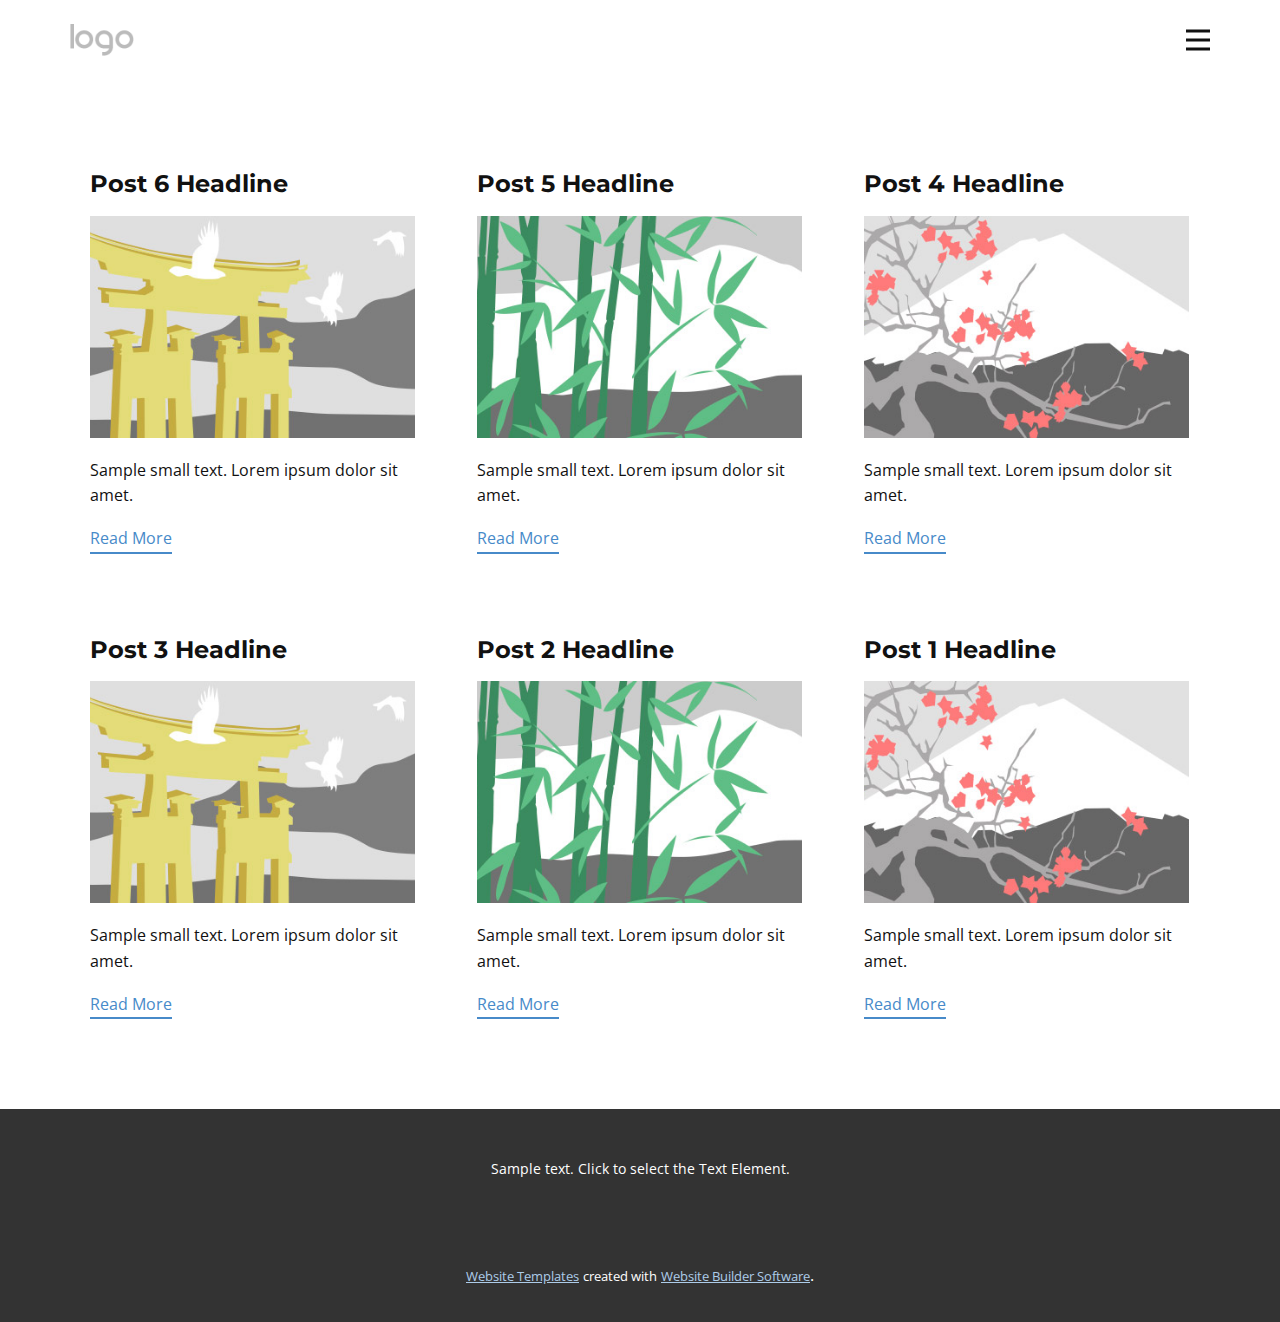
<file: blog/blog.html>
<html style="font-size: 16px;" lang="en"><head>
    <meta name="viewport" content="width=device-width, initial-scale=1.0">
    <meta charset="utf-8">
    <meta name="keywords" content="">
    <meta name="description" content="">
    <title>Blog Template</title>
    <link rel="stylesheet" href="../nicepage.css" media="screen">
<link rel="stylesheet" href="../Blog-Template.css" media="screen">
    <script class="u-script" type="text/javascript" src="../jquery.js" defer=""></script>
    <script class="u-script" type="text/javascript" src="../nicepage.js" defer=""></script>
    <meta name="generator" content="Nicepage 4.19.3, nicepage.com">
    <link id="u-theme-google-font" rel="stylesheet" href="https://fonts.googleapis.com/css?family=Montserrat:100,100i,200,200i,300,300i,400,400i,500,500i,600,600i,700,700i,800,800i,900,900i|Open+Sans:300,300i,400,400i,500,500i,600,600i,700,700i,800,800i">
    
    
    <script type="application/ld+json">{
		"@context": "http://schema.org",
		"@type": "Organization",
		"name": "",
		"logo": "images/default-logo.png"
}</script>
    <meta name="theme-color" content="#478ac9">
  </head>
  <body class="u-body u-xl-mode" data-lang="en"><header class="u-clearfix u-header u-header" id="sec-b153"><div class="u-clearfix u-sheet u-valign-middle u-sheet-1">
        <a href="https://nicepage.com" class="u-image u-logo u-image-1">
          <img src="../images/default-logo.png" class="u-logo-image u-logo-image-1">
        </a>
        <nav class="u-menu u-menu-hamburger u-offcanvas u-menu-1" data-responsive-from="XL">
          <div class="menu-collapse" style="font-size: 1rem; letter-spacing: 0px; font-weight: 700;">
            <a class="u-button-style u-custom-left-right-menu-spacing u-custom-padding-bottom u-custom-text-active-color u-custom-text-hover-color u-custom-top-bottom-menu-spacing u-nav-link u-text-active-palette-1-base u-text-hover-palette-2-base" href="#">
              <svg class="u-svg-link" viewBox="0 0 24 24"><use xmlns:xlink="http://www.w3.org/1999/xlink" xlink:href="#menu-hamburger"></use></svg>
              <svg class="u-svg-content" version="1.1" id="menu-hamburger" viewBox="0 0 16 16" x="0px" y="0px" xmlns:xlink="http://www.w3.org/1999/xlink" xmlns="http://www.w3.org/2000/svg"><g><rect y="1" width="16" height="2"></rect><rect y="7" width="16" height="2"></rect><rect y="13" width="16" height="2"></rect>
</g></svg>
            </a>
          </div>
          <div class="u-nav-container">
            <ul class="u-nav u-unstyled u-nav-1"><li class="u-nav-item"><a class="u-button-style u-nav-link u-text-active-palette-4-base u-text-hover-palette-3-base" href="../Home.html" style="padding: 10px 20px;">Home</a>
</li><li class="u-nav-item"><a class="u-button-style u-nav-link u-text-active-palette-4-base u-text-hover-palette-3-base" href="../About.html" style="padding: 10px 20px;">About</a>
</li><li class="u-nav-item"><a class="u-button-style u-nav-link u-text-active-palette-4-base u-text-hover-palette-3-base" href="../Contact.html" style="padding: 10px 20px;">Contact</a>
</li></ul>
          </div>
          <div class="u-nav-container-collapse">
            <div class="u-black u-container-style u-inner-container-layout u-opacity u-opacity-95 u-sidenav">
              <div class="u-inner-container-layout u-sidenav-overflow">
                <div class="u-menu-close"></div>
                <ul class="u-align-center u-nav u-popupmenu-items u-unstyled u-nav-2"><li class="u-nav-item"><a class="u-button-style u-nav-link" href="../Home.html">Home</a>
</li><li class="u-nav-item"><a class="u-button-style u-nav-link" href="../About.html">About</a>
</li><li class="u-nav-item"><a class="u-button-style u-nav-link" href="../Contact.html">Contact</a>
</li></ul>
              </div>
            </div>
            <div class="u-black u-menu-overlay u-opacity u-opacity-70"></div>
          </div>
        </nav>
      </div></header>
    <section class="u-clearfix u-section-1" id="sec-0cbf">
      <div class="u-clearfix u-sheet u-valign-middle u-sheet-1"><!--blog--><!--blog_options_json--><!--{"type":"Recent","source":"","tags":"","count":""}--><!--/blog_options_json-->
        <div class="u-blog u-expanded-width u-repeater u-repeater-1"><!--blog_post-->
          <div class="u-blog-post u-container-style u-repeater-item u-white u-repeater-item-1">
            <div class="u-container-layout u-similar-container u-valign-top u-container-layout-1"><!--blog_post_header-->
              <h4 class="u-blog-control u-text u-text-1">
                <a class="u-post-header-link" href="../blog/post-5.html">Post 6 Headline</a>
              </h4><!--/blog_post_header--><!--blog_post_image-->
              <a class="u-post-header-link" href="../blog/post-5.html"><img alt="" class="u-blog-control u-expanded-width u-image u-image-default u-image-1" src="../images/8ad73f3c.jpeg"></a><!--/blog_post_image--><!--blog_post_content-->
              <div class="u-blog-control u-post-content u-text u-text-2 fr-view">Sample small text. Lorem ipsum dolor sit amet.</div><!--/blog_post_content--><!--blog_post_readmore-->
              <a href="../blog/post-5.html" class="u-blog-control u-border-2 u-border-palette-1-base u-btn u-btn-rectangle u-button-style u-none u-btn-1"><!--blog_post_readmore_content--><!--options_json--><!--{"content":"","defaultValue":"Read More"}--><!--/options_json-->Read More<!--/blog_post_readmore_content--></a><!--/blog_post_readmore-->
            </div>
          </div><div class="u-blog-post u-container-style u-repeater-item u-video-cover u-white">
            <div class="u-container-layout u-similar-container u-valign-top u-container-layout-2"><!--blog_post_header-->
              <h4 class="u-blog-control u-text u-text-3">
                <a class="u-post-header-link" href="../blog/post-4.html">Post 5 Headline</a>
              </h4><!--/blog_post_header--><!--blog_post_image-->
              <a class="u-post-header-link" href="../blog/post-4.html"><img alt="" class="u-blog-control u-expanded-width u-image u-image-default u-image-2" src="../images/68f64b9d.jpeg"></a><!--/blog_post_image--><!--blog_post_content-->
              <div class="u-blog-control u-post-content u-text u-text-4 fr-view">Sample small text. Lorem ipsum dolor sit amet.</div><!--/blog_post_content--><!--blog_post_readmore-->
              <a href="../blog/post-4.html" class="u-blog-control u-border-2 u-border-palette-1-base u-btn u-btn-rectangle u-button-style u-none u-btn-2"><!--blog_post_readmore_content--><!--options_json--><!--{"content":"","defaultValue":"Read More"}--><!--/options_json-->Read More<!--/blog_post_readmore_content--></a><!--/blog_post_readmore-->
            </div>
          </div><div class="u-blog-post u-container-style u-repeater-item u-video-cover u-white">
            <div class="u-container-layout u-similar-container u-valign-top u-container-layout-3"><!--blog_post_header-->
              <h4 class="u-blog-control u-text u-text-5">
                <a class="u-post-header-link" href="../blog/post-3.html">Post 4 Headline</a>
              </h4><!--/blog_post_header--><!--blog_post_image-->
              <a class="u-post-header-link" href="../blog/post-3.html"><img alt="" class="u-blog-control u-expanded-width u-image u-image-default u-image-3" src="../images/0fd3416c.jpeg"></a><!--/blog_post_image--><!--blog_post_content-->
              <div class="u-blog-control u-post-content u-text u-text-6 fr-view">Sample small text. Lorem ipsum dolor sit amet.</div><!--/blog_post_content--><!--blog_post_readmore-->
              <a href="../blog/post-3.html" class="u-blog-control u-border-2 u-border-palette-1-base u-btn u-btn-rectangle u-button-style u-none u-btn-3"><!--blog_post_readmore_content--><!--options_json--><!--{"content":"","defaultValue":"Read More"}--><!--/options_json-->Read More<!--/blog_post_readmore_content--></a><!--/blog_post_readmore-->
            </div>
          </div><div class="u-blog-post u-container-style u-repeater-item u-white u-repeater-item-1">
            <div class="u-container-layout u-similar-container u-valign-top u-container-layout-1"><!--blog_post_header-->
              <h4 class="u-blog-control u-text u-text-1">
                <a class="u-post-header-link" href="../blog/post-2.html">Post 3 Headline</a>
              </h4><!--/blog_post_header--><!--blog_post_image-->
              <a class="u-post-header-link" href="../blog/post-2.html"><img alt="" class="u-blog-control u-expanded-width u-image u-image-default u-image-1" src="../images/8ad73f3c.jpeg"></a><!--/blog_post_image--><!--blog_post_content-->
              <div class="u-blog-control u-post-content u-text u-text-2 fr-view">Sample small text. Lorem ipsum dolor sit amet.</div><!--/blog_post_content--><!--blog_post_readmore-->
              <a href="../blog/post-2.html" class="u-blog-control u-border-2 u-border-palette-1-base u-btn u-btn-rectangle u-button-style u-none u-btn-1"><!--blog_post_readmore_content--><!--options_json--><!--{"content":"","defaultValue":"Read More"}--><!--/options_json-->Read More<!--/blog_post_readmore_content--></a><!--/blog_post_readmore-->
            </div>
          </div><div class="u-blog-post u-container-style u-repeater-item u-video-cover u-white">
            <div class="u-container-layout u-similar-container u-valign-top u-container-layout-2"><!--blog_post_header-->
              <h4 class="u-blog-control u-text u-text-3">
                <a class="u-post-header-link" href="../blog/post-1.html">Post 2 Headline</a>
              </h4><!--/blog_post_header--><!--blog_post_image-->
              <a class="u-post-header-link" href="../blog/post-1.html"><img alt="" class="u-blog-control u-expanded-width u-image u-image-default u-image-2" src="../images/68f64b9d.jpeg"></a><!--/blog_post_image--><!--blog_post_content-->
              <div class="u-blog-control u-post-content u-text u-text-4 fr-view">Sample small text. Lorem ipsum dolor sit amet.</div><!--/blog_post_content--><!--blog_post_readmore-->
              <a href="../blog/post-1.html" class="u-blog-control u-border-2 u-border-palette-1-base u-btn u-btn-rectangle u-button-style u-none u-btn-2"><!--blog_post_readmore_content--><!--options_json--><!--{"content":"","defaultValue":"Read More"}--><!--/options_json-->Read More<!--/blog_post_readmore_content--></a><!--/blog_post_readmore-->
            </div>
          </div><div class="u-blog-post u-container-style u-repeater-item u-video-cover u-white">
            <div class="u-container-layout u-similar-container u-valign-top u-container-layout-3"><!--blog_post_header-->
              <h4 class="u-blog-control u-text u-text-5">
                <a class="u-post-header-link" href="../blog/post.html">Post 1 Headline</a>
              </h4><!--/blog_post_header--><!--blog_post_image-->
              <a class="u-post-header-link" href="../blog/post.html"><img alt="" class="u-blog-control u-expanded-width u-image u-image-default u-image-3" src="../images/0fd3416c.jpeg"></a><!--/blog_post_image--><!--blog_post_content-->
              <div class="u-blog-control u-post-content u-text u-text-6 fr-view">Sample small text. Lorem ipsum dolor sit amet.</div><!--/blog_post_content--><!--blog_post_readmore-->
              <a href="../blog/post.html" class="u-blog-control u-border-2 u-border-palette-1-base u-btn u-btn-rectangle u-button-style u-none u-btn-3"><!--blog_post_readmore_content--><!--options_json--><!--{"content":"","defaultValue":"Read More"}--><!--/options_json-->Read More<!--/blog_post_readmore_content--></a><!--/blog_post_readmore-->
            </div>
          </div><!--/blog_post--><!--blog_post-->
          <!--/blog_post--><!--blog_post-->
          <!--/blog_post-->
        </div><!--/blog-->
      </div>
    </section>
    
    
    <footer class="u-align-center u-clearfix u-footer u-grey-80 u-footer" id="sec-7c13"><div class="u-clearfix u-sheet u-sheet-1">
        <p class="u-small-text u-text u-text-variant u-text-1">Sample text. Click to select the Text Element.</p>
      </div></footer>
    <section class="u-backlink u-clearfix u-grey-80">
      <a class="u-link" href="https://nicepage.com/website-templates" target="_blank">
        <span>Website Templates</span>
      </a>
      <p class="u-text">
        <span>created with</span>
      </p>
      <a class="u-link" href="" target="_blank">
        <span>Website Builder Software</span>
      </a>. 
    </section>
  
</body></html>
</file>
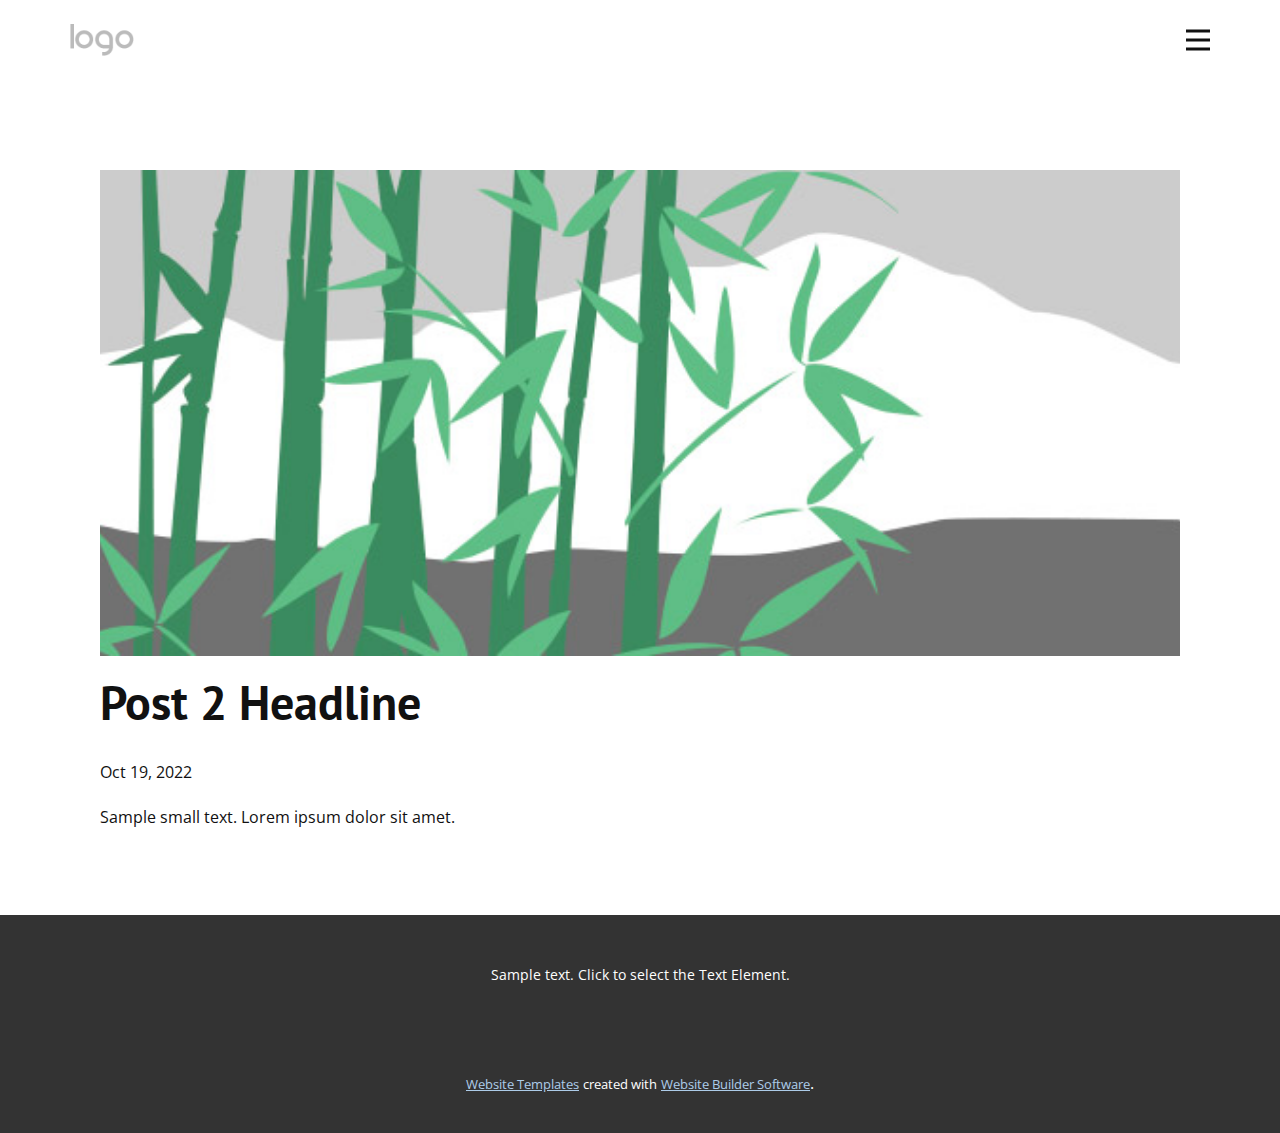
<file: blog/post-1.html>
<!doctype html>
<html style="font-size: 16px;" lang="en"><head>
    <meta name="viewport" content="width=device-width, initial-scale=1.0">
    <meta charset="utf-8">
    <meta name="keywords" content="Post 1 Headline">
    <meta name="description" content="">
    <title>Post 2 Headline</title>
    <link rel="stylesheet" href="../nicepage.css" media="screen">
<link rel="stylesheet" href="../Post-Template.css" media="screen">
    <script class="u-script" type="text/javascript" src="../jquery.js" defer=""></script>
    <script class="u-script" type="text/javascript" src="../nicepage.js" defer=""></script>
    <meta name="generator" content="Nicepage 4.19.3, nicepage.com">
    <link id="u-theme-google-font" rel="stylesheet" href="https://fonts.googleapis.com/css?family=Montserrat:100,100i,200,200i,300,300i,400,400i,500,500i,600,600i,700,700i,800,800i,900,900i|Open+Sans:300,300i,400,400i,500,500i,600,600i,700,700i,800,800i">
    <link id="u-page-google-font" rel="stylesheet" href="https://fonts.googleapis.com/css?family=PT+Sans:400,400i,700,700i">
    
    
    <script type="application/ld+json">{
		"@context": "http://schema.org",
		"@type": "Organization",
		"name": "",
		"logo": "images/default-logo.png"
}</script>
    <meta name="theme-color" content="#478ac9">
  </head>
  <body class="u-body u-xl-mode" data-lang="en"><header class="u-clearfix u-header u-header" id="sec-b153"><div class="u-clearfix u-sheet u-valign-middle u-sheet-1">
        <a href="https://nicepage.com" class="u-image u-logo u-image-1">
          <img src="../images/default-logo.png" class="u-logo-image u-logo-image-1">
        </a>
        <nav class="u-menu u-menu-hamburger u-offcanvas u-menu-1" data-responsive-from="XL">
          <div class="menu-collapse" style="font-size: 1rem; letter-spacing: 0px; font-weight: 700;">
            <a class="u-button-style u-custom-left-right-menu-spacing u-custom-padding-bottom u-custom-text-active-color u-custom-text-hover-color u-custom-top-bottom-menu-spacing u-nav-link u-text-active-palette-1-base u-text-hover-palette-2-base" href="#">
              <svg class="u-svg-link" viewBox="0 0 24 24"><use xmlns:xlink="http://www.w3.org/1999/xlink" xlink:href="#menu-hamburger"></use></svg>
              <svg class="u-svg-content" version="1.1" id="menu-hamburger" viewBox="0 0 16 16" x="0px" y="0px" xmlns:xlink="http://www.w3.org/1999/xlink" xmlns="http://www.w3.org/2000/svg"><g><rect y="1" width="16" height="2"></rect><rect y="7" width="16" height="2"></rect><rect y="13" width="16" height="2"></rect>
</g></svg>
            </a>
          </div>
          <div class="u-nav-container">
            <ul class="u-nav u-unstyled u-nav-1"><li class="u-nav-item"><a class="u-button-style u-nav-link u-text-active-palette-4-base u-text-hover-palette-3-base" href="../Home.html" style="padding: 10px 20px;">Home</a>
</li><li class="u-nav-item"><a class="u-button-style u-nav-link u-text-active-palette-4-base u-text-hover-palette-3-base" href="../About.html" style="padding: 10px 20px;">About</a>
</li><li class="u-nav-item"><a class="u-button-style u-nav-link u-text-active-palette-4-base u-text-hover-palette-3-base" href="../Contact.html" style="padding: 10px 20px;">Contact</a>
</li></ul>
          </div>
          <div class="u-nav-container-collapse">
            <div class="u-black u-container-style u-inner-container-layout u-opacity u-opacity-95 u-sidenav">
              <div class="u-inner-container-layout u-sidenav-overflow">
                <div class="u-menu-close"></div>
                <ul class="u-align-center u-nav u-popupmenu-items u-unstyled u-nav-2"><li class="u-nav-item"><a class="u-button-style u-nav-link" href="../Home.html">Home</a>
</li><li class="u-nav-item"><a class="u-button-style u-nav-link" href="../About.html">About</a>
</li><li class="u-nav-item"><a class="u-button-style u-nav-link" href="../Contact.html">Contact</a>
</li></ul>
              </div>
            </div>
            <div class="u-black u-menu-overlay u-opacity u-opacity-70"></div>
          </div>
        </nav>
      </div></header>
    <section class="u-align-center u-clearfix u-section-1" id="sec-ad18">
      <div class="u-clearfix u-sheet u-valign-middle-md u-valign-middle-sm u-valign-middle-xs u-sheet-1"><!--post_details--><!--post_details_options_json--><!--{"source":""}--><!--/post_details_options_json--><!--blog_post-->
        <div class="u-container-style u-expanded-width u-post-details u-post-details-1">
          <div class="u-container-layout u-valign-middle u-container-layout-1"><!--blog_post_image-->
            <img alt="" class="u-blog-control u-expanded-width u-image u-image-default u-image-1" src="../images/68f64b9d.jpeg"><!--/blog_post_image--><!--blog_post_header-->
            <h2 class="u-blog-control u-text u-text-1">Post 2 Headline</h2><!--/blog_post_header--><!--blog_post_metadata-->
            <div class="u-blog-control u-metadata u-metadata-1"><!--blog_post_metadata_date-->
              <span class="u-meta-date u-meta-icon">Oct 19, 2022</span><!--/blog_post_metadata_date--><!--blog_post_metadata_category-->
              <!--/blog_post_metadata_category--><!--blog_post_metadata_comments-->
              <!--/blog_post_metadata_comments-->
            </div><!--/blog_post_metadata--><!--blog_post_content-->
            <div class="u-align-justify u-blog-control u-post-content u-text u-text-2 fr-view">
  Sample small text. Lorem ipsum dolor sit amet.
  </div><!--/blog_post_content-->
          </div>
        </div><!--/blog_post--><!--/post_details-->
      </div>
    </section>
    
    
    <footer class="u-align-center u-clearfix u-footer u-grey-80 u-footer" id="sec-7c13"><div class="u-clearfix u-sheet u-sheet-1">
        <p class="u-small-text u-text u-text-variant u-text-1">Sample text. Click to select the Text Element.</p>
      </div></footer>
    <section class="u-backlink u-clearfix u-grey-80">
      <a class="u-link" href="https://nicepage.com/website-templates" target="_blank">
        <span>Website Templates</span>
      </a>
      <p class="u-text">
        <span>created with</span>
      </p>
      <a class="u-link" href="" target="_blank">
        <span>Website Builder Software</span>
      </a>. 
    </section>
  
</body></html>
</file>
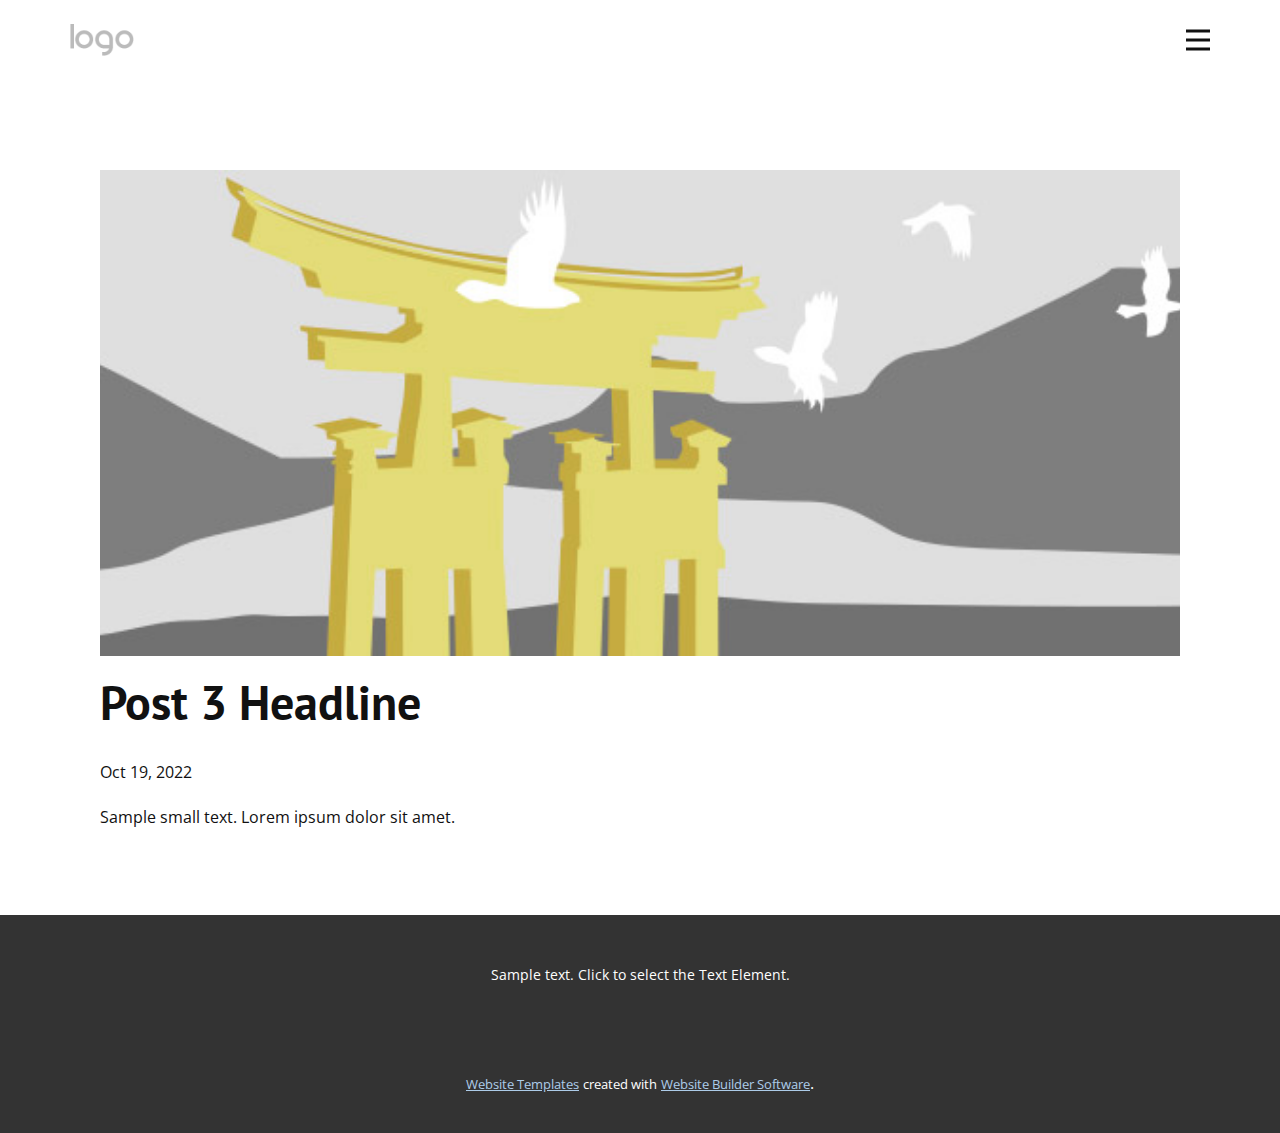
<file: blog/post-2.html>
<!doctype html>
<html style="font-size: 16px;" lang="en"><head>
    <meta name="viewport" content="width=device-width, initial-scale=1.0">
    <meta charset="utf-8">
    <meta name="keywords" content="Post 1 Headline">
    <meta name="description" content="">
    <title>Post 3 Headline</title>
    <link rel="stylesheet" href="../nicepage.css" media="screen">
<link rel="stylesheet" href="../Post-Template.css" media="screen">
    <script class="u-script" type="text/javascript" src="../jquery.js" defer=""></script>
    <script class="u-script" type="text/javascript" src="../nicepage.js" defer=""></script>
    <meta name="generator" content="Nicepage 4.19.3, nicepage.com">
    <link id="u-theme-google-font" rel="stylesheet" href="https://fonts.googleapis.com/css?family=Montserrat:100,100i,200,200i,300,300i,400,400i,500,500i,600,600i,700,700i,800,800i,900,900i|Open+Sans:300,300i,400,400i,500,500i,600,600i,700,700i,800,800i">
    <link id="u-page-google-font" rel="stylesheet" href="https://fonts.googleapis.com/css?family=PT+Sans:400,400i,700,700i">
    
    
    <script type="application/ld+json">{
		"@context": "http://schema.org",
		"@type": "Organization",
		"name": "",
		"logo": "images/default-logo.png"
}</script>
    <meta name="theme-color" content="#478ac9">
  </head>
  <body class="u-body u-xl-mode" data-lang="en"><header class="u-clearfix u-header u-header" id="sec-b153"><div class="u-clearfix u-sheet u-valign-middle u-sheet-1">
        <a href="https://nicepage.com" class="u-image u-logo u-image-1">
          <img src="../images/default-logo.png" class="u-logo-image u-logo-image-1">
        </a>
        <nav class="u-menu u-menu-hamburger u-offcanvas u-menu-1" data-responsive-from="XL">
          <div class="menu-collapse" style="font-size: 1rem; letter-spacing: 0px; font-weight: 700;">
            <a class="u-button-style u-custom-left-right-menu-spacing u-custom-padding-bottom u-custom-text-active-color u-custom-text-hover-color u-custom-top-bottom-menu-spacing u-nav-link u-text-active-palette-1-base u-text-hover-palette-2-base" href="#">
              <svg class="u-svg-link" viewBox="0 0 24 24"><use xmlns:xlink="http://www.w3.org/1999/xlink" xlink:href="#menu-hamburger"></use></svg>
              <svg class="u-svg-content" version="1.1" id="menu-hamburger" viewBox="0 0 16 16" x="0px" y="0px" xmlns:xlink="http://www.w3.org/1999/xlink" xmlns="http://www.w3.org/2000/svg"><g><rect y="1" width="16" height="2"></rect><rect y="7" width="16" height="2"></rect><rect y="13" width="16" height="2"></rect>
</g></svg>
            </a>
          </div>
          <div class="u-nav-container">
            <ul class="u-nav u-unstyled u-nav-1"><li class="u-nav-item"><a class="u-button-style u-nav-link u-text-active-palette-4-base u-text-hover-palette-3-base" href="../Home.html" style="padding: 10px 20px;">Home</a>
</li><li class="u-nav-item"><a class="u-button-style u-nav-link u-text-active-palette-4-base u-text-hover-palette-3-base" href="../About.html" style="padding: 10px 20px;">About</a>
</li><li class="u-nav-item"><a class="u-button-style u-nav-link u-text-active-palette-4-base u-text-hover-palette-3-base" href="../Contact.html" style="padding: 10px 20px;">Contact</a>
</li></ul>
          </div>
          <div class="u-nav-container-collapse">
            <div class="u-black u-container-style u-inner-container-layout u-opacity u-opacity-95 u-sidenav">
              <div class="u-inner-container-layout u-sidenav-overflow">
                <div class="u-menu-close"></div>
                <ul class="u-align-center u-nav u-popupmenu-items u-unstyled u-nav-2"><li class="u-nav-item"><a class="u-button-style u-nav-link" href="../Home.html">Home</a>
</li><li class="u-nav-item"><a class="u-button-style u-nav-link" href="../About.html">About</a>
</li><li class="u-nav-item"><a class="u-button-style u-nav-link" href="../Contact.html">Contact</a>
</li></ul>
              </div>
            </div>
            <div class="u-black u-menu-overlay u-opacity u-opacity-70"></div>
          </div>
        </nav>
      </div></header>
    <section class="u-align-center u-clearfix u-section-1" id="sec-ad18">
      <div class="u-clearfix u-sheet u-valign-middle-md u-valign-middle-sm u-valign-middle-xs u-sheet-1"><!--post_details--><!--post_details_options_json--><!--{"source":""}--><!--/post_details_options_json--><!--blog_post-->
        <div class="u-container-style u-expanded-width u-post-details u-post-details-1">
          <div class="u-container-layout u-valign-middle u-container-layout-1"><!--blog_post_image-->
            <img alt="" class="u-blog-control u-expanded-width u-image u-image-default u-image-1" src="../images/8ad73f3c.jpeg"><!--/blog_post_image--><!--blog_post_header-->
            <h2 class="u-blog-control u-text u-text-1">Post 3 Headline</h2><!--/blog_post_header--><!--blog_post_metadata-->
            <div class="u-blog-control u-metadata u-metadata-1"><!--blog_post_metadata_date-->
              <span class="u-meta-date u-meta-icon">Oct 19, 2022</span><!--/blog_post_metadata_date--><!--blog_post_metadata_category-->
              <!--/blog_post_metadata_category--><!--blog_post_metadata_comments-->
              <!--/blog_post_metadata_comments-->
            </div><!--/blog_post_metadata--><!--blog_post_content-->
            <div class="u-align-justify u-blog-control u-post-content u-text u-text-2 fr-view">
  Sample small text. Lorem ipsum dolor sit amet.
  </div><!--/blog_post_content-->
          </div>
        </div><!--/blog_post--><!--/post_details-->
      </div>
    </section>
    
    
    <footer class="u-align-center u-clearfix u-footer u-grey-80 u-footer" id="sec-7c13"><div class="u-clearfix u-sheet u-sheet-1">
        <p class="u-small-text u-text u-text-variant u-text-1">Sample text. Click to select the Text Element.</p>
      </div></footer>
    <section class="u-backlink u-clearfix u-grey-80">
      <a class="u-link" href="https://nicepage.com/website-templates" target="_blank">
        <span>Website Templates</span>
      </a>
      <p class="u-text">
        <span>created with</span>
      </p>
      <a class="u-link" href="" target="_blank">
        <span>Website Builder Software</span>
      </a>. 
    </section>
  
</body></html>
</file>
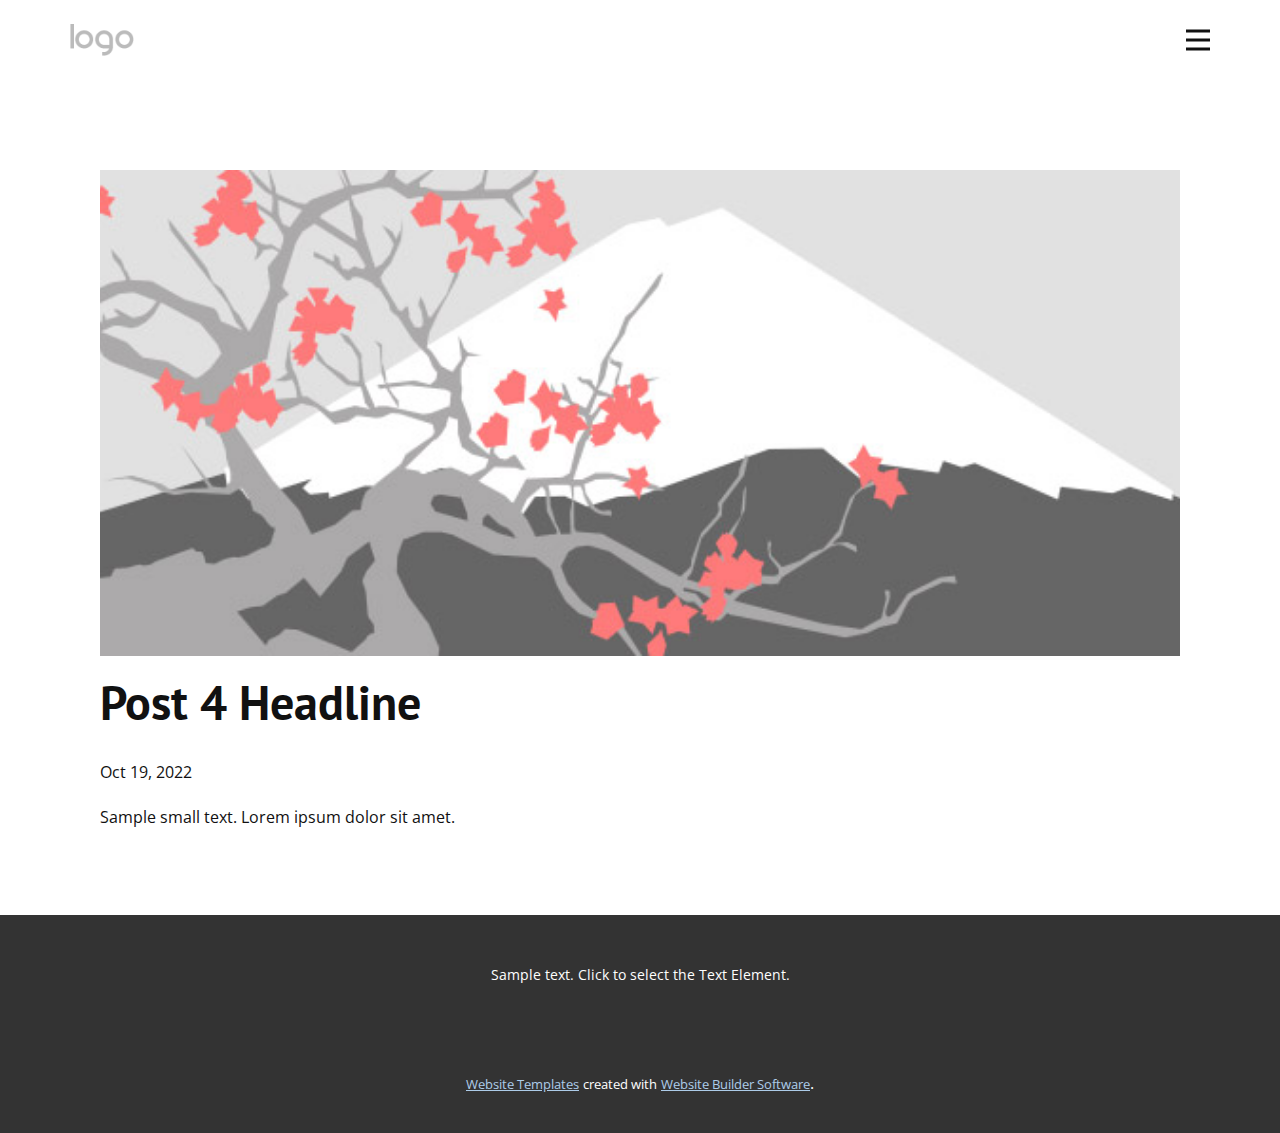
<file: blog/post-3.html>
<!doctype html>
<html style="font-size: 16px;" lang="en"><head>
    <meta name="viewport" content="width=device-width, initial-scale=1.0">
    <meta charset="utf-8">
    <meta name="keywords" content="Post 1 Headline">
    <meta name="description" content="">
    <title>Post 4 Headline</title>
    <link rel="stylesheet" href="../nicepage.css" media="screen">
<link rel="stylesheet" href="../Post-Template.css" media="screen">
    <script class="u-script" type="text/javascript" src="../jquery.js" defer=""></script>
    <script class="u-script" type="text/javascript" src="../nicepage.js" defer=""></script>
    <meta name="generator" content="Nicepage 4.19.3, nicepage.com">
    <link id="u-theme-google-font" rel="stylesheet" href="https://fonts.googleapis.com/css?family=Montserrat:100,100i,200,200i,300,300i,400,400i,500,500i,600,600i,700,700i,800,800i,900,900i|Open+Sans:300,300i,400,400i,500,500i,600,600i,700,700i,800,800i">
    <link id="u-page-google-font" rel="stylesheet" href="https://fonts.googleapis.com/css?family=PT+Sans:400,400i,700,700i">
    
    
    <script type="application/ld+json">{
		"@context": "http://schema.org",
		"@type": "Organization",
		"name": "",
		"logo": "images/default-logo.png"
}</script>
    <meta name="theme-color" content="#478ac9">
  </head>
  <body class="u-body u-xl-mode" data-lang="en"><header class="u-clearfix u-header u-header" id="sec-b153"><div class="u-clearfix u-sheet u-valign-middle u-sheet-1">
        <a href="https://nicepage.com" class="u-image u-logo u-image-1">
          <img src="../images/default-logo.png" class="u-logo-image u-logo-image-1">
        </a>
        <nav class="u-menu u-menu-hamburger u-offcanvas u-menu-1" data-responsive-from="XL">
          <div class="menu-collapse" style="font-size: 1rem; letter-spacing: 0px; font-weight: 700;">
            <a class="u-button-style u-custom-left-right-menu-spacing u-custom-padding-bottom u-custom-text-active-color u-custom-text-hover-color u-custom-top-bottom-menu-spacing u-nav-link u-text-active-palette-1-base u-text-hover-palette-2-base" href="#">
              <svg class="u-svg-link" viewBox="0 0 24 24"><use xmlns:xlink="http://www.w3.org/1999/xlink" xlink:href="#menu-hamburger"></use></svg>
              <svg class="u-svg-content" version="1.1" id="menu-hamburger" viewBox="0 0 16 16" x="0px" y="0px" xmlns:xlink="http://www.w3.org/1999/xlink" xmlns="http://www.w3.org/2000/svg"><g><rect y="1" width="16" height="2"></rect><rect y="7" width="16" height="2"></rect><rect y="13" width="16" height="2"></rect>
</g></svg>
            </a>
          </div>
          <div class="u-nav-container">
            <ul class="u-nav u-unstyled u-nav-1"><li class="u-nav-item"><a class="u-button-style u-nav-link u-text-active-palette-4-base u-text-hover-palette-3-base" href="../Home.html" style="padding: 10px 20px;">Home</a>
</li><li class="u-nav-item"><a class="u-button-style u-nav-link u-text-active-palette-4-base u-text-hover-palette-3-base" href="../About.html" style="padding: 10px 20px;">About</a>
</li><li class="u-nav-item"><a class="u-button-style u-nav-link u-text-active-palette-4-base u-text-hover-palette-3-base" href="../Contact.html" style="padding: 10px 20px;">Contact</a>
</li></ul>
          </div>
          <div class="u-nav-container-collapse">
            <div class="u-black u-container-style u-inner-container-layout u-opacity u-opacity-95 u-sidenav">
              <div class="u-inner-container-layout u-sidenav-overflow">
                <div class="u-menu-close"></div>
                <ul class="u-align-center u-nav u-popupmenu-items u-unstyled u-nav-2"><li class="u-nav-item"><a class="u-button-style u-nav-link" href="../Home.html">Home</a>
</li><li class="u-nav-item"><a class="u-button-style u-nav-link" href="../About.html">About</a>
</li><li class="u-nav-item"><a class="u-button-style u-nav-link" href="../Contact.html">Contact</a>
</li></ul>
              </div>
            </div>
            <div class="u-black u-menu-overlay u-opacity u-opacity-70"></div>
          </div>
        </nav>
      </div></header>
    <section class="u-align-center u-clearfix u-section-1" id="sec-ad18">
      <div class="u-clearfix u-sheet u-valign-middle-md u-valign-middle-sm u-valign-middle-xs u-sheet-1"><!--post_details--><!--post_details_options_json--><!--{"source":""}--><!--/post_details_options_json--><!--blog_post-->
        <div class="u-container-style u-expanded-width u-post-details u-post-details-1">
          <div class="u-container-layout u-valign-middle u-container-layout-1"><!--blog_post_image-->
            <img alt="" class="u-blog-control u-expanded-width u-image u-image-default u-image-1" src="../images/0fd3416c.jpeg"><!--/blog_post_image--><!--blog_post_header-->
            <h2 class="u-blog-control u-text u-text-1">Post 4 Headline</h2><!--/blog_post_header--><!--blog_post_metadata-->
            <div class="u-blog-control u-metadata u-metadata-1"><!--blog_post_metadata_date-->
              <span class="u-meta-date u-meta-icon">Oct 19, 2022</span><!--/blog_post_metadata_date--><!--blog_post_metadata_category-->
              <!--/blog_post_metadata_category--><!--blog_post_metadata_comments-->
              <!--/blog_post_metadata_comments-->
            </div><!--/blog_post_metadata--><!--blog_post_content-->
            <div class="u-align-justify u-blog-control u-post-content u-text u-text-2 fr-view">
  Sample small text. Lorem ipsum dolor sit amet.
  </div><!--/blog_post_content-->
          </div>
        </div><!--/blog_post--><!--/post_details-->
      </div>
    </section>
    
    
    <footer class="u-align-center u-clearfix u-footer u-grey-80 u-footer" id="sec-7c13"><div class="u-clearfix u-sheet u-sheet-1">
        <p class="u-small-text u-text u-text-variant u-text-1">Sample text. Click to select the Text Element.</p>
      </div></footer>
    <section class="u-backlink u-clearfix u-grey-80">
      <a class="u-link" href="https://nicepage.com/website-templates" target="_blank">
        <span>Website Templates</span>
      </a>
      <p class="u-text">
        <span>created with</span>
      </p>
      <a class="u-link" href="" target="_blank">
        <span>Website Builder Software</span>
      </a>. 
    </section>
  
</body></html>
</file>
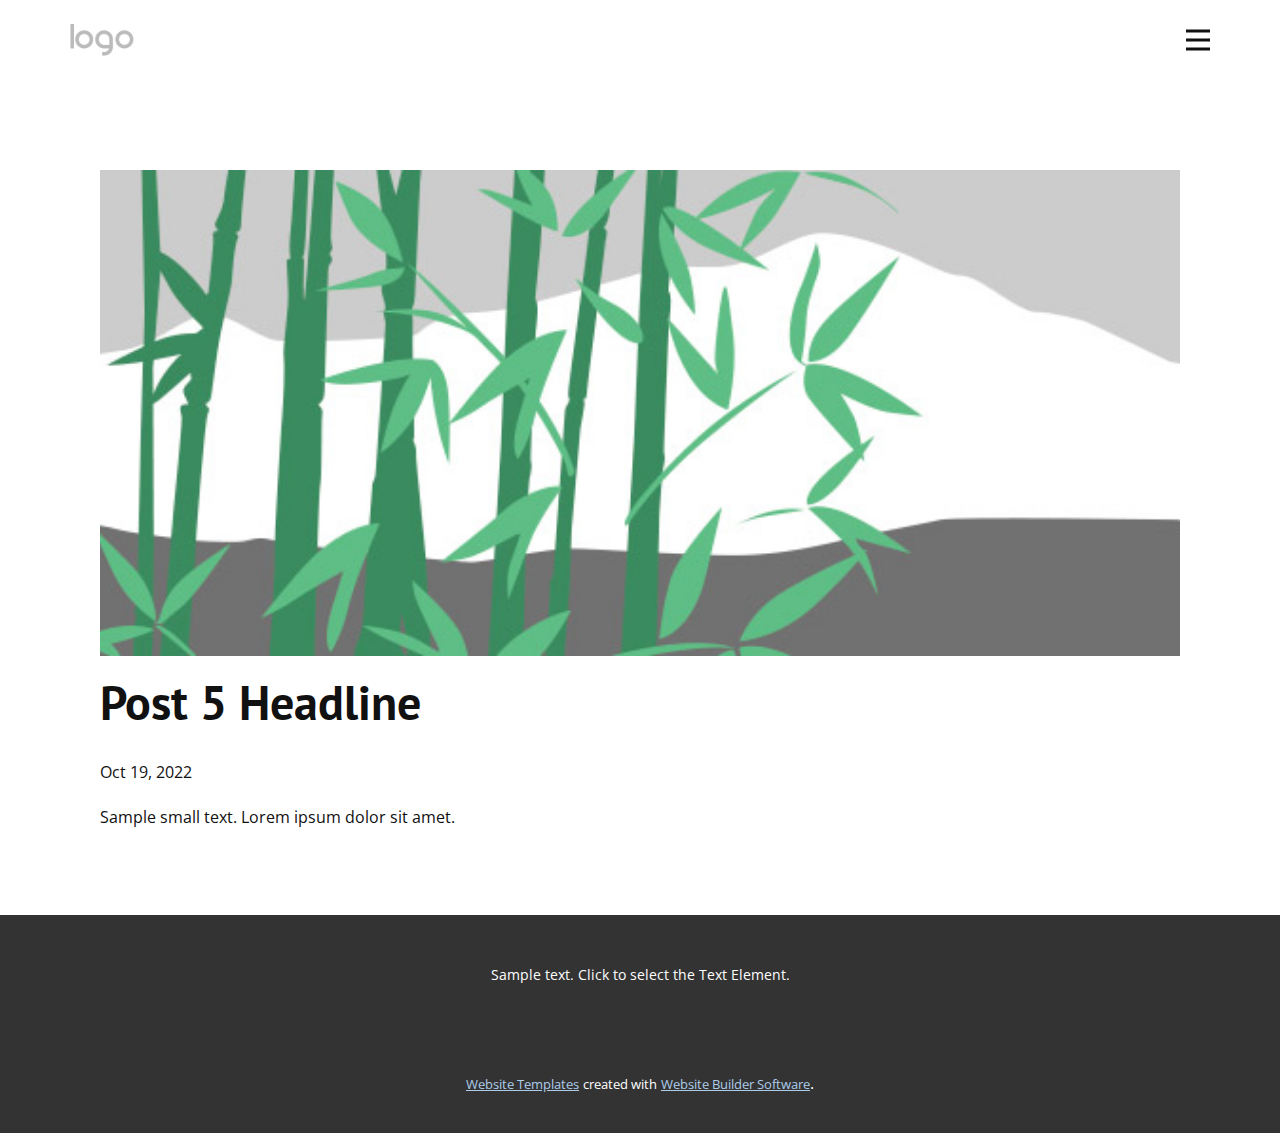
<file: blog/post-4.html>
<!doctype html>
<html style="font-size: 16px;" lang="en"><head>
    <meta name="viewport" content="width=device-width, initial-scale=1.0">
    <meta charset="utf-8">
    <meta name="keywords" content="Post 1 Headline">
    <meta name="description" content="">
    <title>Post 5 Headline</title>
    <link rel="stylesheet" href="../nicepage.css" media="screen">
<link rel="stylesheet" href="../Post-Template.css" media="screen">
    <script class="u-script" type="text/javascript" src="../jquery.js" defer=""></script>
    <script class="u-script" type="text/javascript" src="../nicepage.js" defer=""></script>
    <meta name="generator" content="Nicepage 4.19.3, nicepage.com">
    <link id="u-theme-google-font" rel="stylesheet" href="https://fonts.googleapis.com/css?family=Montserrat:100,100i,200,200i,300,300i,400,400i,500,500i,600,600i,700,700i,800,800i,900,900i|Open+Sans:300,300i,400,400i,500,500i,600,600i,700,700i,800,800i">
    <link id="u-page-google-font" rel="stylesheet" href="https://fonts.googleapis.com/css?family=PT+Sans:400,400i,700,700i">
    
    
    <script type="application/ld+json">{
		"@context": "http://schema.org",
		"@type": "Organization",
		"name": "",
		"logo": "images/default-logo.png"
}</script>
    <meta name="theme-color" content="#478ac9">
  </head>
  <body class="u-body u-xl-mode" data-lang="en"><header class="u-clearfix u-header u-header" id="sec-b153"><div class="u-clearfix u-sheet u-valign-middle u-sheet-1">
        <a href="https://nicepage.com" class="u-image u-logo u-image-1">
          <img src="../images/default-logo.png" class="u-logo-image u-logo-image-1">
        </a>
        <nav class="u-menu u-menu-hamburger u-offcanvas u-menu-1" data-responsive-from="XL">
          <div class="menu-collapse" style="font-size: 1rem; letter-spacing: 0px; font-weight: 700;">
            <a class="u-button-style u-custom-left-right-menu-spacing u-custom-padding-bottom u-custom-text-active-color u-custom-text-hover-color u-custom-top-bottom-menu-spacing u-nav-link u-text-active-palette-1-base u-text-hover-palette-2-base" href="#">
              <svg class="u-svg-link" viewBox="0 0 24 24"><use xmlns:xlink="http://www.w3.org/1999/xlink" xlink:href="#menu-hamburger"></use></svg>
              <svg class="u-svg-content" version="1.1" id="menu-hamburger" viewBox="0 0 16 16" x="0px" y="0px" xmlns:xlink="http://www.w3.org/1999/xlink" xmlns="http://www.w3.org/2000/svg"><g><rect y="1" width="16" height="2"></rect><rect y="7" width="16" height="2"></rect><rect y="13" width="16" height="2"></rect>
</g></svg>
            </a>
          </div>
          <div class="u-nav-container">
            <ul class="u-nav u-unstyled u-nav-1"><li class="u-nav-item"><a class="u-button-style u-nav-link u-text-active-palette-4-base u-text-hover-palette-3-base" href="../Home.html" style="padding: 10px 20px;">Home</a>
</li><li class="u-nav-item"><a class="u-button-style u-nav-link u-text-active-palette-4-base u-text-hover-palette-3-base" href="../About.html" style="padding: 10px 20px;">About</a>
</li><li class="u-nav-item"><a class="u-button-style u-nav-link u-text-active-palette-4-base u-text-hover-palette-3-base" href="../Contact.html" style="padding: 10px 20px;">Contact</a>
</li></ul>
          </div>
          <div class="u-nav-container-collapse">
            <div class="u-black u-container-style u-inner-container-layout u-opacity u-opacity-95 u-sidenav">
              <div class="u-inner-container-layout u-sidenav-overflow">
                <div class="u-menu-close"></div>
                <ul class="u-align-center u-nav u-popupmenu-items u-unstyled u-nav-2"><li class="u-nav-item"><a class="u-button-style u-nav-link" href="../Home.html">Home</a>
</li><li class="u-nav-item"><a class="u-button-style u-nav-link" href="../About.html">About</a>
</li><li class="u-nav-item"><a class="u-button-style u-nav-link" href="../Contact.html">Contact</a>
</li></ul>
              </div>
            </div>
            <div class="u-black u-menu-overlay u-opacity u-opacity-70"></div>
          </div>
        </nav>
      </div></header>
    <section class="u-align-center u-clearfix u-section-1" id="sec-ad18">
      <div class="u-clearfix u-sheet u-valign-middle-md u-valign-middle-sm u-valign-middle-xs u-sheet-1"><!--post_details--><!--post_details_options_json--><!--{"source":""}--><!--/post_details_options_json--><!--blog_post-->
        <div class="u-container-style u-expanded-width u-post-details u-post-details-1">
          <div class="u-container-layout u-valign-middle u-container-layout-1"><!--blog_post_image-->
            <img alt="" class="u-blog-control u-expanded-width u-image u-image-default u-image-1" src="../images/68f64b9d.jpeg"><!--/blog_post_image--><!--blog_post_header-->
            <h2 class="u-blog-control u-text u-text-1">Post 5 Headline</h2><!--/blog_post_header--><!--blog_post_metadata-->
            <div class="u-blog-control u-metadata u-metadata-1"><!--blog_post_metadata_date-->
              <span class="u-meta-date u-meta-icon">Oct 19, 2022</span><!--/blog_post_metadata_date--><!--blog_post_metadata_category-->
              <!--/blog_post_metadata_category--><!--blog_post_metadata_comments-->
              <!--/blog_post_metadata_comments-->
            </div><!--/blog_post_metadata--><!--blog_post_content-->
            <div class="u-align-justify u-blog-control u-post-content u-text u-text-2 fr-view">
  Sample small text. Lorem ipsum dolor sit amet.
  </div><!--/blog_post_content-->
          </div>
        </div><!--/blog_post--><!--/post_details-->
      </div>
    </section>
    
    
    <footer class="u-align-center u-clearfix u-footer u-grey-80 u-footer" id="sec-7c13"><div class="u-clearfix u-sheet u-sheet-1">
        <p class="u-small-text u-text u-text-variant u-text-1">Sample text. Click to select the Text Element.</p>
      </div></footer>
    <section class="u-backlink u-clearfix u-grey-80">
      <a class="u-link" href="https://nicepage.com/website-templates" target="_blank">
        <span>Website Templates</span>
      </a>
      <p class="u-text">
        <span>created with</span>
      </p>
      <a class="u-link" href="" target="_blank">
        <span>Website Builder Software</span>
      </a>. 
    </section>
  
</body></html>
</file>
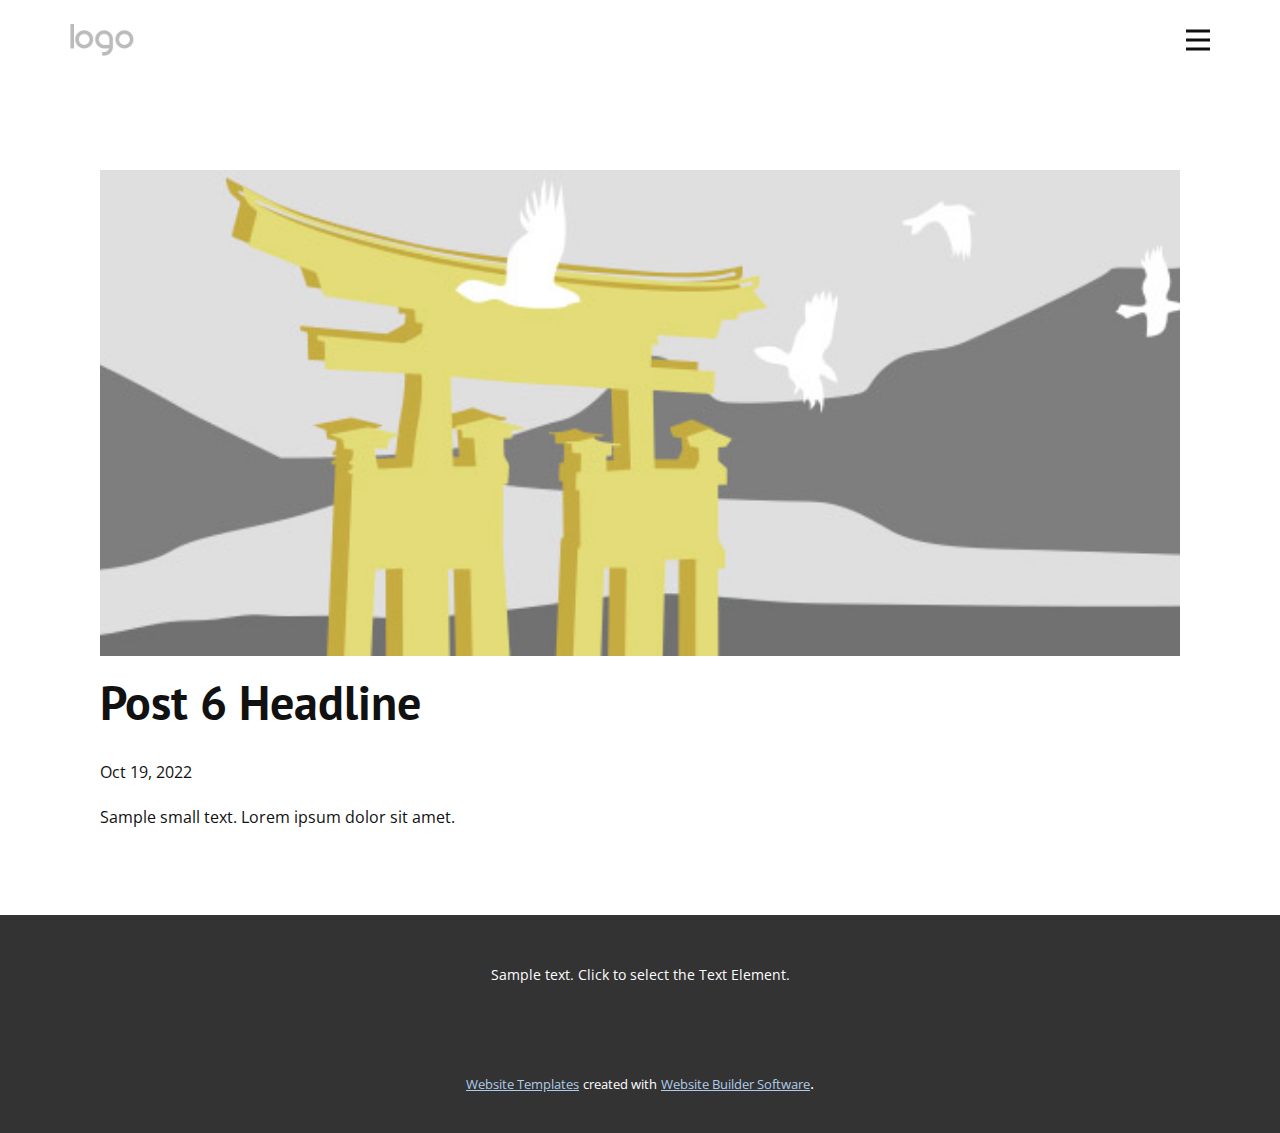
<file: blog/post-5.html>
<!doctype html>
<html style="font-size: 16px;" lang="en"><head>
    <meta name="viewport" content="width=device-width, initial-scale=1.0">
    <meta charset="utf-8">
    <meta name="keywords" content="Post 1 Headline">
    <meta name="description" content="">
    <title>Post 6 Headline</title>
    <link rel="stylesheet" href="../nicepage.css" media="screen">
<link rel="stylesheet" href="../Post-Template.css" media="screen">
    <script class="u-script" type="text/javascript" src="../jquery.js" defer=""></script>
    <script class="u-script" type="text/javascript" src="../nicepage.js" defer=""></script>
    <meta name="generator" content="Nicepage 4.19.3, nicepage.com">
    <link id="u-theme-google-font" rel="stylesheet" href="https://fonts.googleapis.com/css?family=Montserrat:100,100i,200,200i,300,300i,400,400i,500,500i,600,600i,700,700i,800,800i,900,900i|Open+Sans:300,300i,400,400i,500,500i,600,600i,700,700i,800,800i">
    <link id="u-page-google-font" rel="stylesheet" href="https://fonts.googleapis.com/css?family=PT+Sans:400,400i,700,700i">
    
    
    <script type="application/ld+json">{
		"@context": "http://schema.org",
		"@type": "Organization",
		"name": "",
		"logo": "images/default-logo.png"
}</script>
    <meta name="theme-color" content="#478ac9">
  </head>
  <body class="u-body u-xl-mode" data-lang="en"><header class="u-clearfix u-header u-header" id="sec-b153"><div class="u-clearfix u-sheet u-valign-middle u-sheet-1">
        <a href="https://nicepage.com" class="u-image u-logo u-image-1">
          <img src="../images/default-logo.png" class="u-logo-image u-logo-image-1">
        </a>
        <nav class="u-menu u-menu-hamburger u-offcanvas u-menu-1" data-responsive-from="XL">
          <div class="menu-collapse" style="font-size: 1rem; letter-spacing: 0px; font-weight: 700;">
            <a class="u-button-style u-custom-left-right-menu-spacing u-custom-padding-bottom u-custom-text-active-color u-custom-text-hover-color u-custom-top-bottom-menu-spacing u-nav-link u-text-active-palette-1-base u-text-hover-palette-2-base" href="#">
              <svg class="u-svg-link" viewBox="0 0 24 24"><use xmlns:xlink="http://www.w3.org/1999/xlink" xlink:href="#menu-hamburger"></use></svg>
              <svg class="u-svg-content" version="1.1" id="menu-hamburger" viewBox="0 0 16 16" x="0px" y="0px" xmlns:xlink="http://www.w3.org/1999/xlink" xmlns="http://www.w3.org/2000/svg"><g><rect y="1" width="16" height="2"></rect><rect y="7" width="16" height="2"></rect><rect y="13" width="16" height="2"></rect>
</g></svg>
            </a>
          </div>
          <div class="u-nav-container">
            <ul class="u-nav u-unstyled u-nav-1"><li class="u-nav-item"><a class="u-button-style u-nav-link u-text-active-palette-4-base u-text-hover-palette-3-base" href="../Home.html" style="padding: 10px 20px;">Home</a>
</li><li class="u-nav-item"><a class="u-button-style u-nav-link u-text-active-palette-4-base u-text-hover-palette-3-base" href="../About.html" style="padding: 10px 20px;">About</a>
</li><li class="u-nav-item"><a class="u-button-style u-nav-link u-text-active-palette-4-base u-text-hover-palette-3-base" href="../Contact.html" style="padding: 10px 20px;">Contact</a>
</li></ul>
          </div>
          <div class="u-nav-container-collapse">
            <div class="u-black u-container-style u-inner-container-layout u-opacity u-opacity-95 u-sidenav">
              <div class="u-inner-container-layout u-sidenav-overflow">
                <div class="u-menu-close"></div>
                <ul class="u-align-center u-nav u-popupmenu-items u-unstyled u-nav-2"><li class="u-nav-item"><a class="u-button-style u-nav-link" href="../Home.html">Home</a>
</li><li class="u-nav-item"><a class="u-button-style u-nav-link" href="../About.html">About</a>
</li><li class="u-nav-item"><a class="u-button-style u-nav-link" href="../Contact.html">Contact</a>
</li></ul>
              </div>
            </div>
            <div class="u-black u-menu-overlay u-opacity u-opacity-70"></div>
          </div>
        </nav>
      </div></header>
    <section class="u-align-center u-clearfix u-section-1" id="sec-ad18">
      <div class="u-clearfix u-sheet u-valign-middle-md u-valign-middle-sm u-valign-middle-xs u-sheet-1"><!--post_details--><!--post_details_options_json--><!--{"source":""}--><!--/post_details_options_json--><!--blog_post-->
        <div class="u-container-style u-expanded-width u-post-details u-post-details-1">
          <div class="u-container-layout u-valign-middle u-container-layout-1"><!--blog_post_image-->
            <img alt="" class="u-blog-control u-expanded-width u-image u-image-default u-image-1" src="../images/8ad73f3c.jpeg"><!--/blog_post_image--><!--blog_post_header-->
            <h2 class="u-blog-control u-text u-text-1">Post 6 Headline</h2><!--/blog_post_header--><!--blog_post_metadata-->
            <div class="u-blog-control u-metadata u-metadata-1"><!--blog_post_metadata_date-->
              <span class="u-meta-date u-meta-icon">Oct 19, 2022</span><!--/blog_post_metadata_date--><!--blog_post_metadata_category-->
              <!--/blog_post_metadata_category--><!--blog_post_metadata_comments-->
              <!--/blog_post_metadata_comments-->
            </div><!--/blog_post_metadata--><!--blog_post_content-->
            <div class="u-align-justify u-blog-control u-post-content u-text u-text-2 fr-view">
  Sample small text. Lorem ipsum dolor sit amet.
  </div><!--/blog_post_content-->
          </div>
        </div><!--/blog_post--><!--/post_details-->
      </div>
    </section>
    
    
    <footer class="u-align-center u-clearfix u-footer u-grey-80 u-footer" id="sec-7c13"><div class="u-clearfix u-sheet u-sheet-1">
        <p class="u-small-text u-text u-text-variant u-text-1">Sample text. Click to select the Text Element.</p>
      </div></footer>
    <section class="u-backlink u-clearfix u-grey-80">
      <a class="u-link" href="https://nicepage.com/website-templates" target="_blank">
        <span>Website Templates</span>
      </a>
      <p class="u-text">
        <span>created with</span>
      </p>
      <a class="u-link" href="" target="_blank">
        <span>Website Builder Software</span>
      </a>. 
    </section>
  
</body></html>
</file>
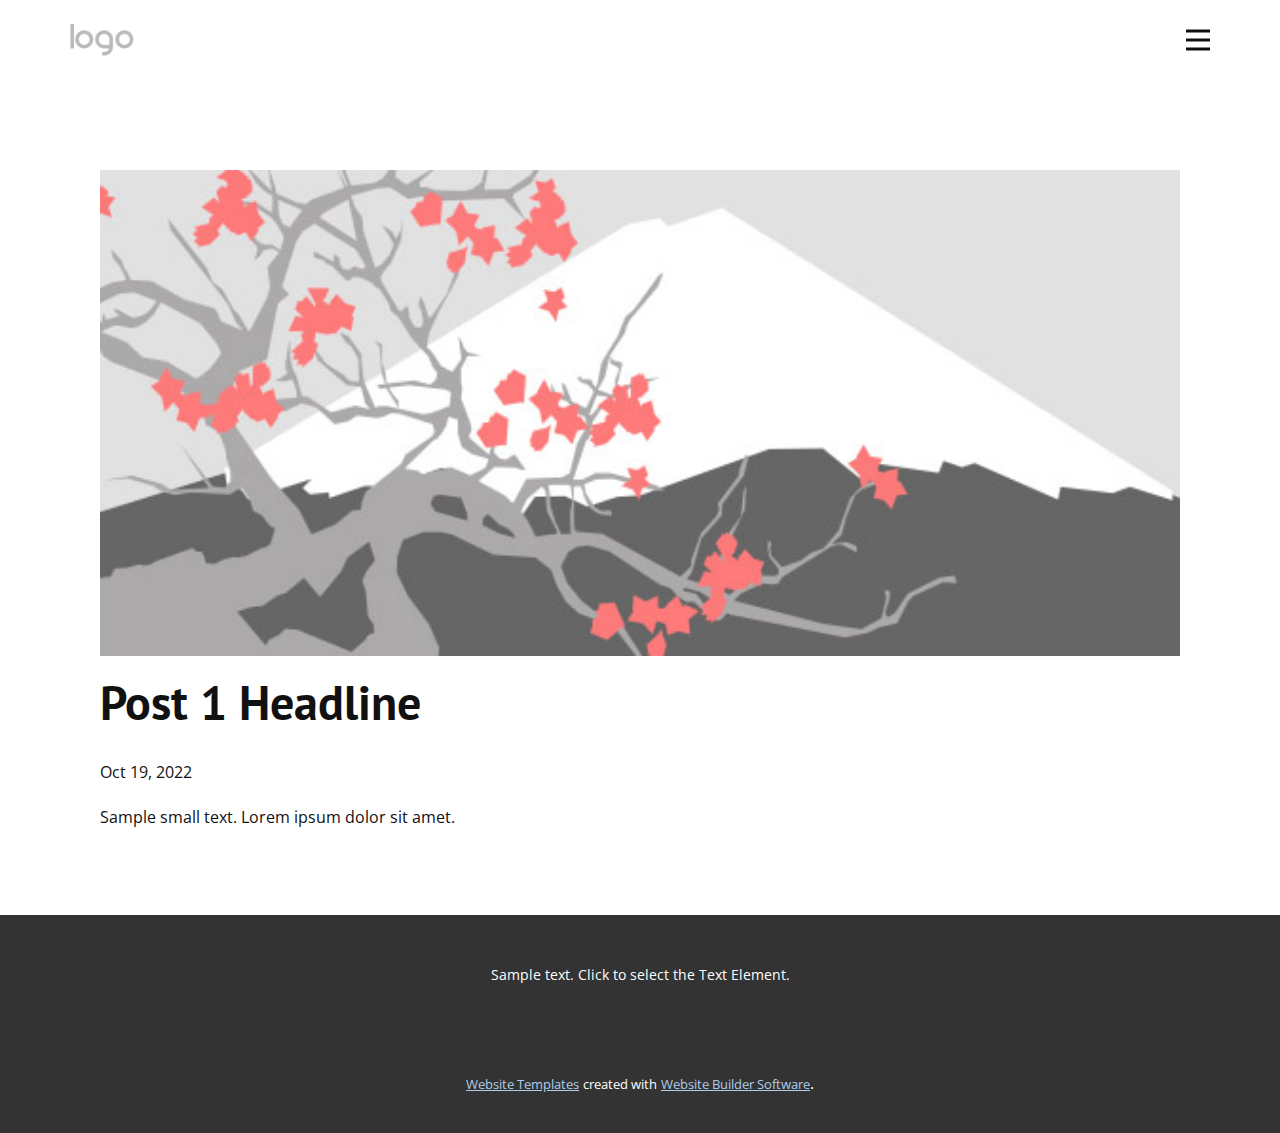
<file: blog/post.html>
<!doctype html>
<html style="font-size: 16px;" lang="en"><head>
    <meta name="viewport" content="width=device-width, initial-scale=1.0">
    <meta charset="utf-8">
    <meta name="keywords" content="Post 1 Headline">
    <meta name="description" content="">
    <title>Post 1 Headline</title>
    <link rel="stylesheet" href="../nicepage.css" media="screen">
<link rel="stylesheet" href="../Post-Template.css" media="screen">
    <script class="u-script" type="text/javascript" src="../jquery.js" defer=""></script>
    <script class="u-script" type="text/javascript" src="../nicepage.js" defer=""></script>
    <meta name="generator" content="Nicepage 4.19.3, nicepage.com">
    <link id="u-theme-google-font" rel="stylesheet" href="https://fonts.googleapis.com/css?family=Montserrat:100,100i,200,200i,300,300i,400,400i,500,500i,600,600i,700,700i,800,800i,900,900i|Open+Sans:300,300i,400,400i,500,500i,600,600i,700,700i,800,800i">
    <link id="u-page-google-font" rel="stylesheet" href="https://fonts.googleapis.com/css?family=PT+Sans:400,400i,700,700i">
    
    
    <script type="application/ld+json">{
		"@context": "http://schema.org",
		"@type": "Organization",
		"name": "",
		"logo": "images/default-logo.png"
}</script>
    <meta name="theme-color" content="#478ac9">
  </head>
  <body class="u-body u-xl-mode" data-lang="en"><header class="u-clearfix u-header u-header" id="sec-b153"><div class="u-clearfix u-sheet u-valign-middle u-sheet-1">
        <a href="https://nicepage.com" class="u-image u-logo u-image-1">
          <img src="../images/default-logo.png" class="u-logo-image u-logo-image-1">
        </a>
        <nav class="u-menu u-menu-hamburger u-offcanvas u-menu-1" data-responsive-from="XL">
          <div class="menu-collapse" style="font-size: 1rem; letter-spacing: 0px; font-weight: 700;">
            <a class="u-button-style u-custom-left-right-menu-spacing u-custom-padding-bottom u-custom-text-active-color u-custom-text-hover-color u-custom-top-bottom-menu-spacing u-nav-link u-text-active-palette-1-base u-text-hover-palette-2-base" href="#">
              <svg class="u-svg-link" viewBox="0 0 24 24"><use xmlns:xlink="http://www.w3.org/1999/xlink" xlink:href="#menu-hamburger"></use></svg>
              <svg class="u-svg-content" version="1.1" id="menu-hamburger" viewBox="0 0 16 16" x="0px" y="0px" xmlns:xlink="http://www.w3.org/1999/xlink" xmlns="http://www.w3.org/2000/svg"><g><rect y="1" width="16" height="2"></rect><rect y="7" width="16" height="2"></rect><rect y="13" width="16" height="2"></rect>
</g></svg>
            </a>
          </div>
          <div class="u-nav-container">
            <ul class="u-nav u-unstyled u-nav-1"><li class="u-nav-item"><a class="u-button-style u-nav-link u-text-active-palette-4-base u-text-hover-palette-3-base" href="../Home.html" style="padding: 10px 20px;">Home</a>
</li><li class="u-nav-item"><a class="u-button-style u-nav-link u-text-active-palette-4-base u-text-hover-palette-3-base" href="../About.html" style="padding: 10px 20px;">About</a>
</li><li class="u-nav-item"><a class="u-button-style u-nav-link u-text-active-palette-4-base u-text-hover-palette-3-base" href="../Contact.html" style="padding: 10px 20px;">Contact</a>
</li></ul>
          </div>
          <div class="u-nav-container-collapse">
            <div class="u-black u-container-style u-inner-container-layout u-opacity u-opacity-95 u-sidenav">
              <div class="u-inner-container-layout u-sidenav-overflow">
                <div class="u-menu-close"></div>
                <ul class="u-align-center u-nav u-popupmenu-items u-unstyled u-nav-2"><li class="u-nav-item"><a class="u-button-style u-nav-link" href="../Home.html">Home</a>
</li><li class="u-nav-item"><a class="u-button-style u-nav-link" href="../About.html">About</a>
</li><li class="u-nav-item"><a class="u-button-style u-nav-link" href="../Contact.html">Contact</a>
</li></ul>
              </div>
            </div>
            <div class="u-black u-menu-overlay u-opacity u-opacity-70"></div>
          </div>
        </nav>
      </div></header>
    <section class="u-align-center u-clearfix u-section-1" id="sec-ad18">
      <div class="u-clearfix u-sheet u-valign-middle-md u-valign-middle-sm u-valign-middle-xs u-sheet-1"><!--post_details--><!--post_details_options_json--><!--{"source":""}--><!--/post_details_options_json--><!--blog_post-->
        <div class="u-container-style u-expanded-width u-post-details u-post-details-1">
          <div class="u-container-layout u-valign-middle u-container-layout-1"><!--blog_post_image-->
            <img alt="" class="u-blog-control u-expanded-width u-image u-image-default u-image-1" src="../images/0fd3416c.jpeg"><!--/blog_post_image--><!--blog_post_header-->
            <h2 class="u-blog-control u-text u-text-1">Post 1 Headline</h2><!--/blog_post_header--><!--blog_post_metadata-->
            <div class="u-blog-control u-metadata u-metadata-1"><!--blog_post_metadata_date-->
              <span class="u-meta-date u-meta-icon">Oct 19, 2022</span><!--/blog_post_metadata_date--><!--blog_post_metadata_category-->
              <!--/blog_post_metadata_category--><!--blog_post_metadata_comments-->
              <!--/blog_post_metadata_comments-->
            </div><!--/blog_post_metadata--><!--blog_post_content-->
            <div class="u-align-justify u-blog-control u-post-content u-text u-text-2 fr-view">
  Sample small text. Lorem ipsum dolor sit amet.
  </div><!--/blog_post_content-->
          </div>
        </div><!--/blog_post--><!--/post_details-->
      </div>
    </section>
    
    
    <footer class="u-align-center u-clearfix u-footer u-grey-80 u-footer" id="sec-7c13"><div class="u-clearfix u-sheet u-sheet-1">
        <p class="u-small-text u-text u-text-variant u-text-1">Sample text. Click to select the Text Element.</p>
      </div></footer>
    <section class="u-backlink u-clearfix u-grey-80">
      <a class="u-link" href="https://nicepage.com/website-templates" target="_blank">
        <span>Website Templates</span>
      </a>
      <p class="u-text">
        <span>created with</span>
      </p>
      <a class="u-link" href="" target="_blank">
        <span>Website Builder Software</span>
      </a>. 
    </section>
  
</body></html>
</file>
